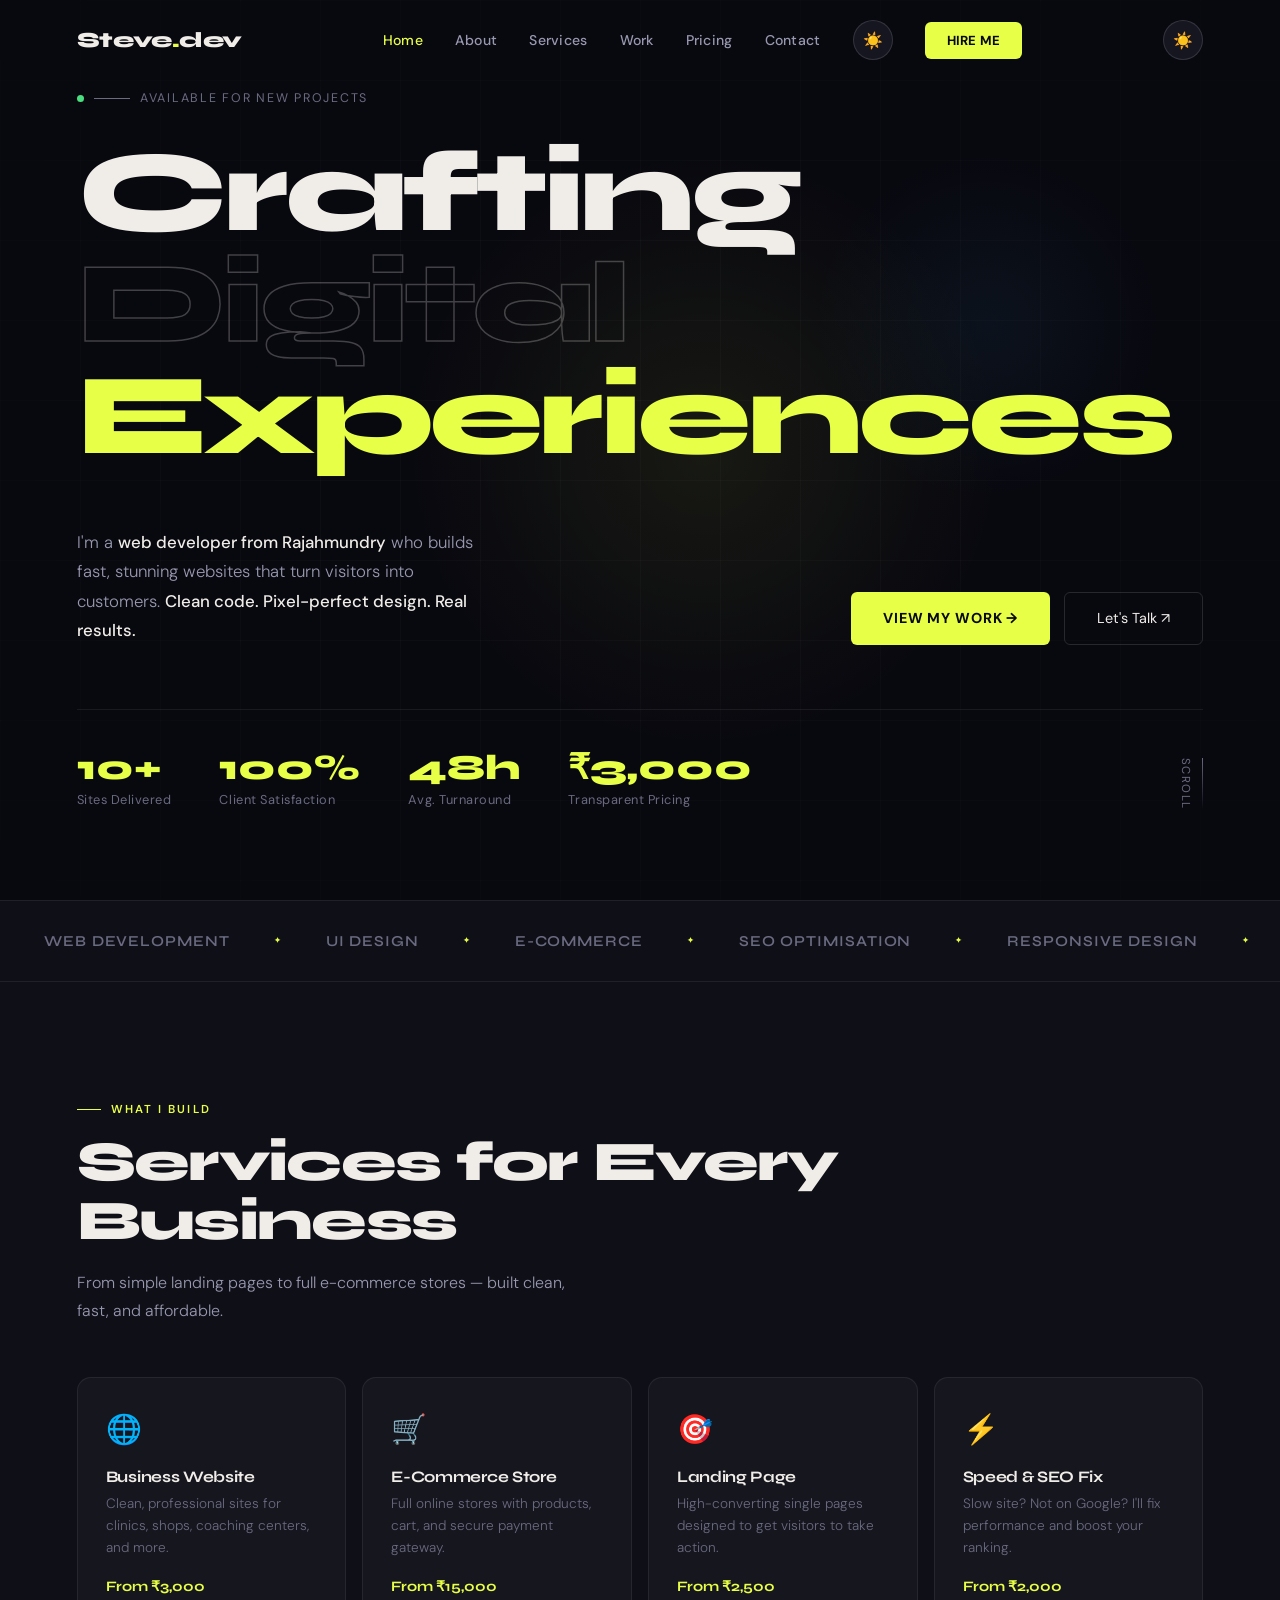
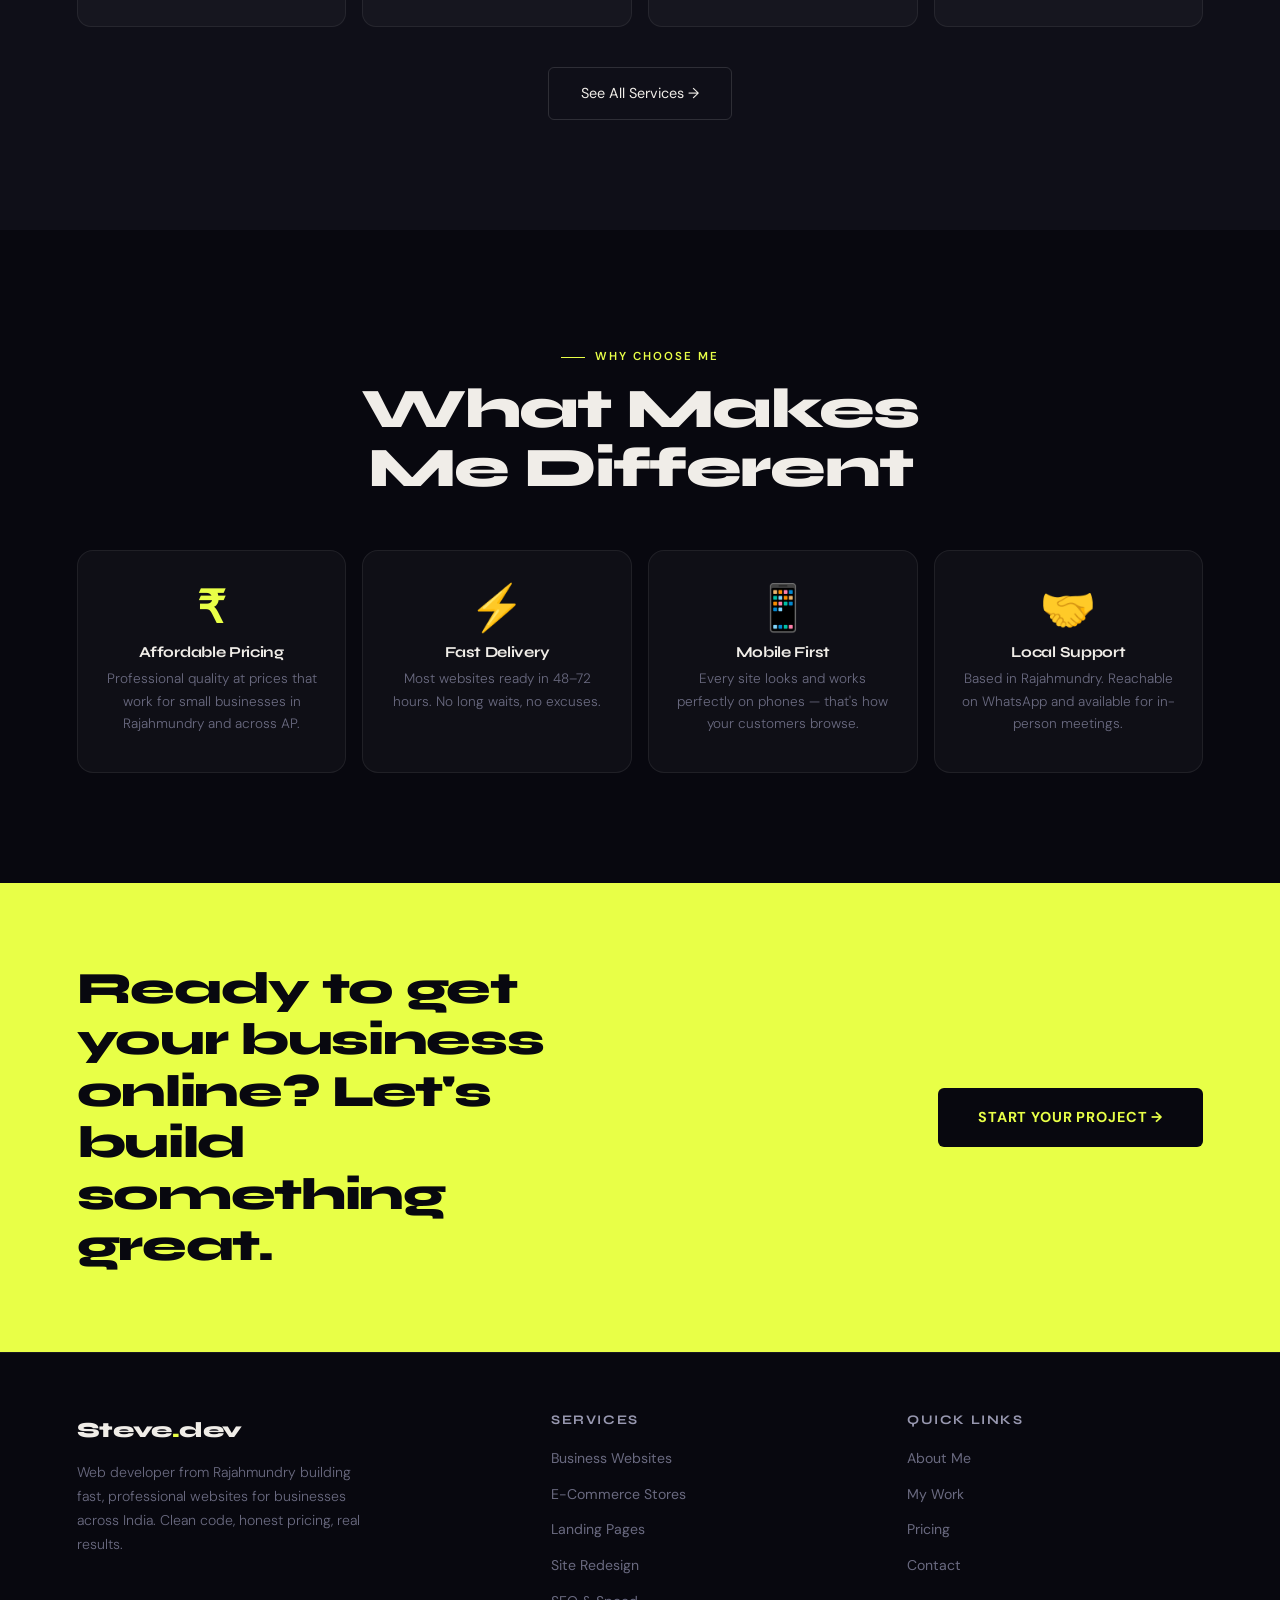
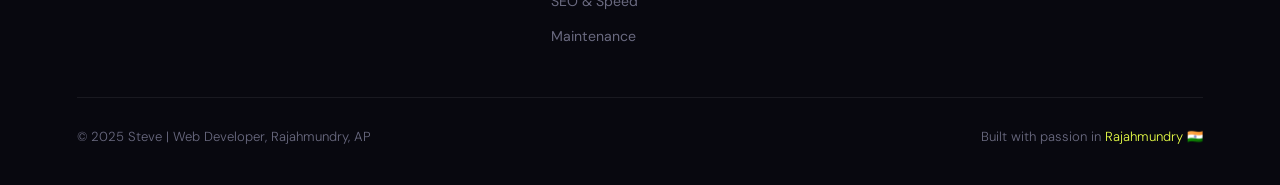
<file: index.html>
<!DOCTYPE html>
<html lang="en">
<!--
  ============================================================
  PAGE: Home (index.html)
  DESCRIPTION: Hero landing page with intro, stats, and
               quick links to all other sections.
  STYLES: css/style.css
  SCRIPTS: js/main.js
  ============================================================
-->
<head>
  <meta charset="UTF-8" />
  <meta name="viewport" content="width=device-width, initial-scale=1.0" />
  <title>Steve.dev — Web Developer, Rajahmundry</title>
  <meta name="description" content="Professional web developer based in Rajahmundry, AP. I build fast, modern websites for businesses across India." />

  <!-- Global styles -->
  <link rel="stylesheet" href="css/style.css" />

  <!-- Page-specific styles -->
  <style>
    /* ── HERO SECTION ── */
    .hero {
      min-height: 100vh;
      display: flex;
      flex-direction: column;
      justify-content: flex-end;
      padding: 0 6% 90px;
      position: relative;
      overflow: hidden;
    }

    /* Grid lines in background */
    .hero-grid {
      position: absolute;
      inset: 0;
      background-image:
        linear-gradient(rgba(255,255,255,0.025) 1px, transparent 1px),
        linear-gradient(90deg, rgba(255,255,255,0.025) 1px, transparent 1px);
      background-size: 80px 80px;
      mask-image: radial-gradient(ellipse 80% 80% at 50% 50%, black 30%, transparent 100%);
      pointer-events: none;
    }
    html.light .hero-grid {
      background-image:
        linear-gradient(rgba(0,0,0,0.04) 1px, transparent 1px),
        linear-gradient(90deg, rgba(0,0,0,0.04) 1px, transparent 1px);
    }

    /* Glow orbs for atmosphere */
    .orb {
      position: absolute;
      border-radius: 50%;
      pointer-events: none;
    }
    .orb-1 {
      width: 650px; height: 650px;
      background: radial-gradient(circle, rgba(232,255,71,0.07) 0%, transparent 65%);
      top: 50%; left: 55%;
      transform: translate(-50%, -50%);
    }
    .orb-2 {
      width: 380px; height: 380px;
      background: radial-gradient(circle, rgba(71,184,255,0.06) 0%, transparent 65%);
      top: 15%; right: 8%;
    }

    /* Blinking availability dot */
    .availability-badge {
      display: inline-flex;
      align-items: center;
      gap: 10px;
      font-size: 0.78rem;
      text-transform: uppercase;
      letter-spacing: 0.14em;
      color: var(--muted);
      margin-bottom: 28px;
      animation: fadeUp 0.9s ease both;
    }
    .badge-dot {
      width: 7px; height: 7px;
      background: #4ade80; /* green = available */
      border-radius: 50%;
      animation: pulse 2s infinite;
    }
    @keyframes pulse {
      0%, 100% { opacity: 1; transform: scale(1); }
      50%       { opacity: 0.4; transform: scale(1.4); }
    }
    .badge-line {
      width: 36px; height: 1px;
      background: var(--muted);
    }

    /* Main headline */
    .hero-title {
      font-family: 'Syne', sans-serif;
      font-size: clamp(3.5rem, 9vw, 8rem);
      font-weight: 800;
      line-height: 0.97;
      letter-spacing: -0.04em;
      margin-bottom: 0;
      position: relative;
      z-index: 2;
      animation: fadeUp 0.9s 0.08s ease both;
    }
    /* Outlined text (no fill, just stroke) */
    .hero-title .outline {
      -webkit-text-stroke: 1.5px rgba(240,237,232,0.25);
      color: transparent;
    }
    html.light .hero-title .outline {
      -webkit-text-stroke: 1.5px rgba(17,17,24,0.25);
    }
    /* Accent colored word */
    .hero-title .accent-word {
      color: var(--accent);
    }

    /* Bottom half of hero (desc + buttons) */
    .hero-bottom {
      display: flex;
      justify-content: space-between;
      align-items: flex-end;
      margin-top: 56px;
      flex-wrap: wrap;
      gap: 32px;
      position: relative;
      z-index: 2;
      animation: fadeUp 0.9s 0.18s ease both;
    }
    .hero-desc {
      max-width: 420px;
      font-size: 1.05rem;
      line-height: 1.75;
      color: var(--muted2);
      font-weight: 300;
    }
    .hero-desc strong {
      color: var(--text);
      font-weight: 500;
    }

    /* CTA button group */
    .hero-ctas {
      display: flex;
      gap: 14px;
      flex-wrap: wrap;
    }

    /* Stats row below hero */
    .hero-stats {
      display: flex;
      gap: 48px;
      margin-top: 64px;
      padding-top: 40px;
      border-top: 1px solid var(--border);
      position: relative;
      z-index: 2;
      flex-wrap: wrap;
      animation: fadeUp 0.9s 0.3s ease both;
    }
    .stat-num {
      font-family: 'Syne', sans-serif;
      font-size: 2.2rem;
      font-weight: 800;
      color: var(--accent);
      line-height: 1;
    }
    .stat-label {
      font-size: 0.8rem;
      color: var(--muted);
      margin-top: 4px;
      letter-spacing: 0.04em;
    }

    /* Scroll indicator */
    .scroll-hint {
      position: absolute;
      bottom: 90px;
      right: 6%;
      display: flex;
      flex-direction: column;
      align-items: center;
      gap: 8px;
      color: var(--muted);
      font-size: 0.72rem;
      text-transform: uppercase;
      letter-spacing: 0.12em;
      writing-mode: vertical-rl;
      animation: fadeUp 0.9s 0.4s ease both;
    }
    .scroll-line {
      width: 1px; height: 52px;
      background: linear-gradient(to bottom, var(--muted), transparent);
    }

    @keyframes fadeUp {
      from { opacity: 0; transform: translateY(36px); }
      to   { opacity: 1; transform: translateY(0); }
    }

    /* ── SCROLLING MARQUEE STRIP ── */
    .marquee-strip {
      padding: 28px 0;
      border-top: 1px solid var(--border);
      border-bottom: 1px solid var(--border);
      background: var(--bg2);
      overflow: hidden;
    }
    .marquee-track {
      display: flex;
      white-space: nowrap;
      animation: marquee 22s linear infinite;
    }
    .marquee-item {
      display: inline-flex;
      align-items: center;
      gap: 44px;
      padding: 0 44px;
      font-family: 'Syne', sans-serif;
      font-size: 0.95rem;
      font-weight: 600;
      color: var(--muted);
      letter-spacing: 0.06em;
      text-transform: uppercase;
    }
    .marquee-dot {
      color: var(--accent);
      font-size: 0.5rem;
    }
    @keyframes marquee {
      from { transform: translateX(0); }
      to   { transform: translateX(-50%); }
    }

    /* ── QUICK SERVICES PREVIEW ── */
    .services-preview {
      display: grid;
      grid-template-columns: repeat(auto-fit, minmax(240px, 1fr));
      gap: 16px;
      margin-top: 52px;
    }
    .svc-preview-card {
      background: var(--card-bg);
      border: 1px solid var(--border);
      border-radius: 14px;
      padding: 28px;
      transition: border-color 0.3s ease, transform 0.3s ease, background 0.3s ease;
      position: relative;
      overflow: hidden;
    }
    /* Top color line appears on hover */
    .svc-preview-card::before {
      content: '';
      position: absolute;
      top: 0; left: 0; right: 0;
      height: 2px;
      background: var(--accent);
      transform: scaleX(0);
      transform-origin: left;
      transition: transform 0.4s ease;
    }
    .svc-preview-card:hover::before { transform: scaleX(1); }
    .svc-preview-card:hover {
      border-color: rgba(232,255,71,0.2);
      transform: translateY(-5px);
      background: var(--bg3);
    }
    .svc-icon {
      font-size: 1.8rem;
      margin-bottom: 16px;
    }
    .svc-preview-card h3 {
      font-size: 1rem;
      font-weight: 700;
      margin-bottom: 8px;
      color: var(--text);
    }
    .svc-preview-card p {
      font-size: 0.85rem;
      line-height: 1.6;
      color: var(--muted);
    }
    .svc-price {
      margin-top: 16px;
      font-family: 'Syne', sans-serif;
      font-size: 0.9rem;
      font-weight: 700;
      color: var(--accent);
    }

    /* ── WHY ME CARDS ── */
    .why-grid {
      display: grid;
      grid-template-columns: repeat(auto-fit, minmax(200px, 1fr));
      gap: 16px;
      margin-top: 52px;
    }
    .why-card {
      text-align: center;
      padding: 36px 20px;
      background: var(--card-bg);
      border: 1px solid var(--border);
      border-radius: 16px;
      transition: transform 0.3s ease;
    }
    .why-card:hover {
      transform: translateY(-4px);
    }
    .why-card .big-num {
      font-family: 'Syne', sans-serif;
      font-size: 2.8rem;
      font-weight: 800;
      color: var(--accent);
      line-height: 1;
    }
    .why-card h4 {
      font-size: 0.95rem;
      font-weight: 700;
      margin: 12px 0 8px;
      color: var(--text);
    }
    .why-card p {
      font-size: 0.85rem;
      line-height: 1.65;
      color: var(--muted);
    }

    /* ── RESPONSIVE ── */
    @media (max-width: 768px) {
      .hero-bottom { flex-direction: column; align-items: flex-start; }
      .hero-stats  { gap: 28px; }
      .scroll-hint { display: none; }
    }
  </style>
</head>
<body>

  <!-- ============================================================
       NAVIGATION BAR
       Shared across all pages. Active link = "Home"
       ============================================================ -->
  <nav class="navbar" id="navbar">
    <!-- Logo -->
    <a href="index.html" class="nav-logo">Steve<span>.</span>dev</a>

    <!-- Desktop navigation links -->
    <ul class="nav-links">
      <li><a href="index.html" class="active">Home</a></li>
      <li><a href="about.html">About</a></li>
      <li><a href="services.html">Services</a></li>
      <li><a href="portfolio.html">Work</a></li>
      <li><a href="pricing.html">Pricing</a></li>
      <li><a href="contact.html">Contact</a></li>
      <!-- Dark/Light toggle -->
      <li><button class="theme-toggle" id="themeToggle" title="Toggle theme">☀️</button></li>
      <!-- Hire Me CTA -->
      <li><a href="contact.html" class="nav-hire">Hire Me</a></li>
    </ul>

    <!-- Mobile hamburger icon -->
    <div style="display:flex;align-items:center;gap:12px;">
      <button class="theme-toggle" id="themeToggleMobile" title="Toggle theme" style="display:none;">☀️</button>
      <div class="hamburger" id="hamburger">
        <span></span><span></span><span></span>
      </div>
    </div>
  </nav>

  <!-- Mobile full-screen navigation drawer -->
  <div class="mobile-nav" id="mobileNav">
    <button class="mobile-close" id="mobileClose">✕</button>
    <a href="index.html">Home</a>
    <a href="about.html">About</a>
    <a href="services.html">Services</a>
    <a href="portfolio.html">Work</a>
    <a href="pricing.html">Pricing</a>
    <a href="contact.html">Contact</a>
    <a href="contact.html" style="color:var(--accent)">Hire Me →</a>
  </div>


  <!-- ============================================================
       HERO SECTION
       Full-height intro with headline, description, and CTAs
       ============================================================ -->
  <section class="hero" id="home">

    <!-- Background decorations -->
    <div class="hero-grid"></div>
    <div class="orb orb-1"></div>
    <div class="orb orb-2"></div>

    <!-- Availability indicator -->
    <div class="availability-badge">
      <div class="badge-dot"></div>
      <div class="badge-line"></div>
      <span>Available for new projects</span>
    </div>

    <!-- Main headline — 3 lines with different treatments -->
    <h1 class="hero-title">
      Crafting<br>
      <span class="outline">Digital</span><br>
      <span class="accent-word">Experiences</span>
    </h1>

    <!-- Description + CTA buttons -->
    <div class="hero-bottom">
      <p class="hero-desc">
        I'm a <strong>web developer from Rajahmundry</strong> who builds
        fast, stunning websites that turn visitors into customers.
        <strong>Clean code. Pixel-perfect design. Real results.</strong>
      </p>
      <div class="hero-ctas">
        <a href="portfolio.html" class="btn-primary">View My Work →</a>
        <a href="contact.html"   class="btn-ghost">Let's Talk ↗</a>
      </div>
    </div>

    <!-- Stats row at bottom of hero -->
    <div class="hero-stats">
      <div>
        <div class="stat-num" id="statSites">0+</div>
        <div class="stat-label">Sites Delivered</div>
      </div>
      <div>
        <div class="stat-num">100%</div>
        <div class="stat-label">Client Satisfaction</div>
      </div>
      <div>
        <div class="stat-num">48h</div>
        <div class="stat-label">Avg. Turnaround</div>
      </div>
      <div>
        <div class="stat-num">₹3,000</div>
        <div class="stat-label">Transparent Pricing</div>
      </div>
    </div>

    <!-- Scroll hint on the right -->
    <div class="scroll-hint">
      <div class="scroll-line"></div>
      Scroll
    </div>
  </section>


  <!-- ============================================================
       MARQUEE STRIP
       Scrolling text banner showing keywords / services
       ============================================================ -->
  <div class="marquee-strip">
    <div class="marquee-track">
      <!-- Duplicate the content so it loops seamlessly -->
      <div class="marquee-item">
        Web Development <span class="marquee-dot">✦</span>
        UI Design <span class="marquee-dot">✦</span>
        E-Commerce <span class="marquee-dot">✦</span>
        SEO Optimisation <span class="marquee-dot">✦</span>
        Responsive Design <span class="marquee-dot">✦</span>
        Performance Tuning <span class="marquee-dot">✦</span>
        Custom Websites <span class="marquee-dot">✦</span>
        Landing Pages <span class="marquee-dot">✦</span>
        Business Sites <span class="marquee-dot">✦</span>
        Web Development <span class="marquee-dot">✦</span>
        UI Design <span class="marquee-dot">✦</span>
        E-Commerce <span class="marquee-dot">✦</span>
        SEO Optimisation <span class="marquee-dot">✦</span>
        Responsive Design <span class="marquee-dot">✦</span>
        Performance Tuning <span class="marquee-dot">✦</span>
        Custom Websites <span class="marquee-dot">✦</span>
        Landing Pages <span class="marquee-dot">✦</span>
        Business Sites <span class="marquee-dot">✦</span>
      </div>
    </div>
  </div>


  <!-- ============================================================
       SERVICES PREVIEW SECTION
       Quick overview of main services with pricing
       ============================================================ -->
  <section class="section section-alt">
    <div class="reveal">
      <div class="section-tag">What I Build</div>
      <h2 class="section-title">Services for Every Business</h2>
      <p class="section-sub">From simple landing pages to full e-commerce stores — built clean, fast, and affordable.</p>
    </div>

    <div class="services-preview reveal delay-2">
      <div class="svc-preview-card">
        <div class="svc-icon">🌐</div>
        <h3>Business Website</h3>
        <p>Clean, professional sites for clinics, shops, coaching centers, and more.</p>
        <div class="svc-price">From ₹3,000</div>
      </div>
      <div class="svc-preview-card">
        <div class="svc-icon">🛒</div>
        <h3>E-Commerce Store</h3>
        <p>Full online stores with products, cart, and secure payment gateway.</p>
        <div class="svc-price">From ₹15,000</div>
      </div>
      <div class="svc-preview-card">
        <div class="svc-icon">🎯</div>
        <h3>Landing Page</h3>
        <p>High-converting single pages designed to get visitors to take action.</p>
        <div class="svc-price">From ₹2,500</div>
      </div>
      <div class="svc-preview-card">
        <div class="svc-icon">⚡</div>
        <h3>Speed & SEO Fix</h3>
        <p>Slow site? Not on Google? I'll fix performance and boost your ranking.</p>
        <div class="svc-price">From ₹2,000</div>
      </div>
    </div>

    <!-- Link to full services page -->
    <div style="text-align:center; margin-top:40px;">
      <a href="services.html" class="btn-ghost">See All Services →</a>
    </div>
  </section>


  <!-- ============================================================
       WHY HIRE ME SECTION
       4 key selling points in card format
       ============================================================ -->
  <section class="section">
    <div class="reveal" style="text-align:center; max-width:580px; margin:0 auto;">
      <div class="section-tag">Why Choose Me</div>
      <h2 class="section-title">What Makes Me Different</h2>
    </div>

    <div class="why-grid reveal delay-2">
      <div class="why-card">
        <div class="big-num">₹</div>
        <h4>Affordable Pricing</h4>
        <p>Professional quality at prices that work for small businesses in Rajahmundry and across AP.</p>
      </div>
      <div class="why-card">
        <div class="big-num">⚡</div>
        <h4>Fast Delivery</h4>
        <p>Most websites ready in 48–72 hours. No long waits, no excuses.</p>
      </div>
      <div class="why-card">
        <div class="big-num">📱</div>
        <h4>Mobile First</h4>
        <p>Every site looks and works perfectly on phones — that's how your customers browse.</p>
      </div>
      <div class="why-card">
        <div class="big-num">🤝</div>
        <h4>Local Support</h4>
        <p>Based in Rajahmundry. Reachable on WhatsApp and available for in-person meetings.</p>
      </div>
    </div>
  </section>


  <!-- ============================================================
       CALL TO ACTION BAND
       Bold yellow strip encouraging visitors to get in touch
       ============================================================ -->
  <div class="reveal" style="background:var(--accent); padding:80px 6%; display:flex; justify-content:space-between; align-items:center; flex-wrap:wrap; gap:32px; position:relative; z-index:2;">
    <h2 style="font-family:'Syne',sans-serif; font-size:clamp(1.8rem,4vw,2.8rem); font-weight:800; color:#08080f; letter-spacing:-0.03em; line-height:1.15; max-width:520px;">
      Ready to get your business online? Let's build something great.
    </h2>
    <a href="contact.html" style="background:#08080f; color:var(--accent); padding:18px 40px; border-radius:6px; font-weight:700; font-size:0.9rem; text-decoration:none; text-transform:uppercase; letter-spacing:0.06em; transition:transform 0.2s, box-shadow 0.2s; white-space:nowrap; display:inline-block;"
       onmouseover="this.style.transform='translateY(-3px)'"
       onmouseout="this.style.transform=''">
      Start Your Project →
    </a>
  </div>


  <!-- ============================================================
       FOOTER
       Shared across all pages
       ============================================================ -->
  <footer class="footer">
    <div class="footer-grid">

      <!-- Brand column -->
      <div class="footer-brand">
        <a href="index.html" class="nav-logo">Steve<span>.</span>dev</a>
        <p>Web developer from Rajahmundry building fast, professional websites for businesses across India. Clean code, honest pricing, real results.</p>
      </div>

      <!-- Services column -->
      <div class="footer-col">
        <h5>Services</h5>
        <ul>
          <li><a href="services.html">Business Websites</a></li>
          <li><a href="services.html">E-Commerce Stores</a></li>
          <li><a href="services.html">Landing Pages</a></li>
          <li><a href="services.html">Site Redesign</a></li>
          <li><a href="services.html">SEO & Speed</a></li>
          <li><a href="services.html">Maintenance</a></li>
        </ul>
      </div>

      <!-- Quick links column -->
      <div class="footer-col">
        <h5>Quick Links</h5>
        <ul>
          <li><a href="about.html">About Me</a></li>
          <li><a href="portfolio.html">My Work</a></li>
          <li><a href="pricing.html">Pricing</a></li>
          <li><a href="contact.html">Contact</a></li>
        </ul>
      </div>
    </div>

    <div class="footer-bottom">
      <p>© 2025 Steve | Web Developer, Rajahmundry, AP</p>
      <p>Built with passion in <a href="#">Rajahmundry 🇮🇳</a></p>
    </div>
  </footer>


  <!-- ============================================================
       TOAST NOTIFICATION
       Used for form feedback etc. Controlled by showToast() in main.js
       ============================================================ -->
  <div class="toast" id="toast">
    <div class="toast-dot"></div>
    <span id="toastText">Done!</span>
  </div>


  <!-- Global JS (theme, nav, scroll reveal, etc.) -->
  <script src="js/main.js"></script>

  <script>
    /* ── PAGE-SPECIFIC JS ── */

    // Sync mobile theme toggle with desktop one
    const mobileTog = document.getElementById('themeToggleMobile');
    if (mobileTog) {
      mobileTog.style.display = 'flex';
      mobileTog.textContent = document.documentElement.classList.contains('light') ? '🌙' : '☀️';
      mobileTog.addEventListener('click', () => {
        document.getElementById('themeToggle').click();
        mobileTog.textContent = document.documentElement.classList.contains('light') ? '🌙' : '☀️';
      });
    }

    // Animate the "10+" counter when it scrolls into view
    const statEl = document.getElementById('statSites');
    const counterObserver = new IntersectionObserver((entries) => {
      entries.forEach(entry => {
        if (entry.isIntersecting) {
          animateCounter(statEl, 10, '+');
          counterObserver.unobserve(entry.target);
        }
      });
    }, { threshold: 0.5 });
    counterObserver.observe(statEl);
  </script>

</body>
</html>
</file>
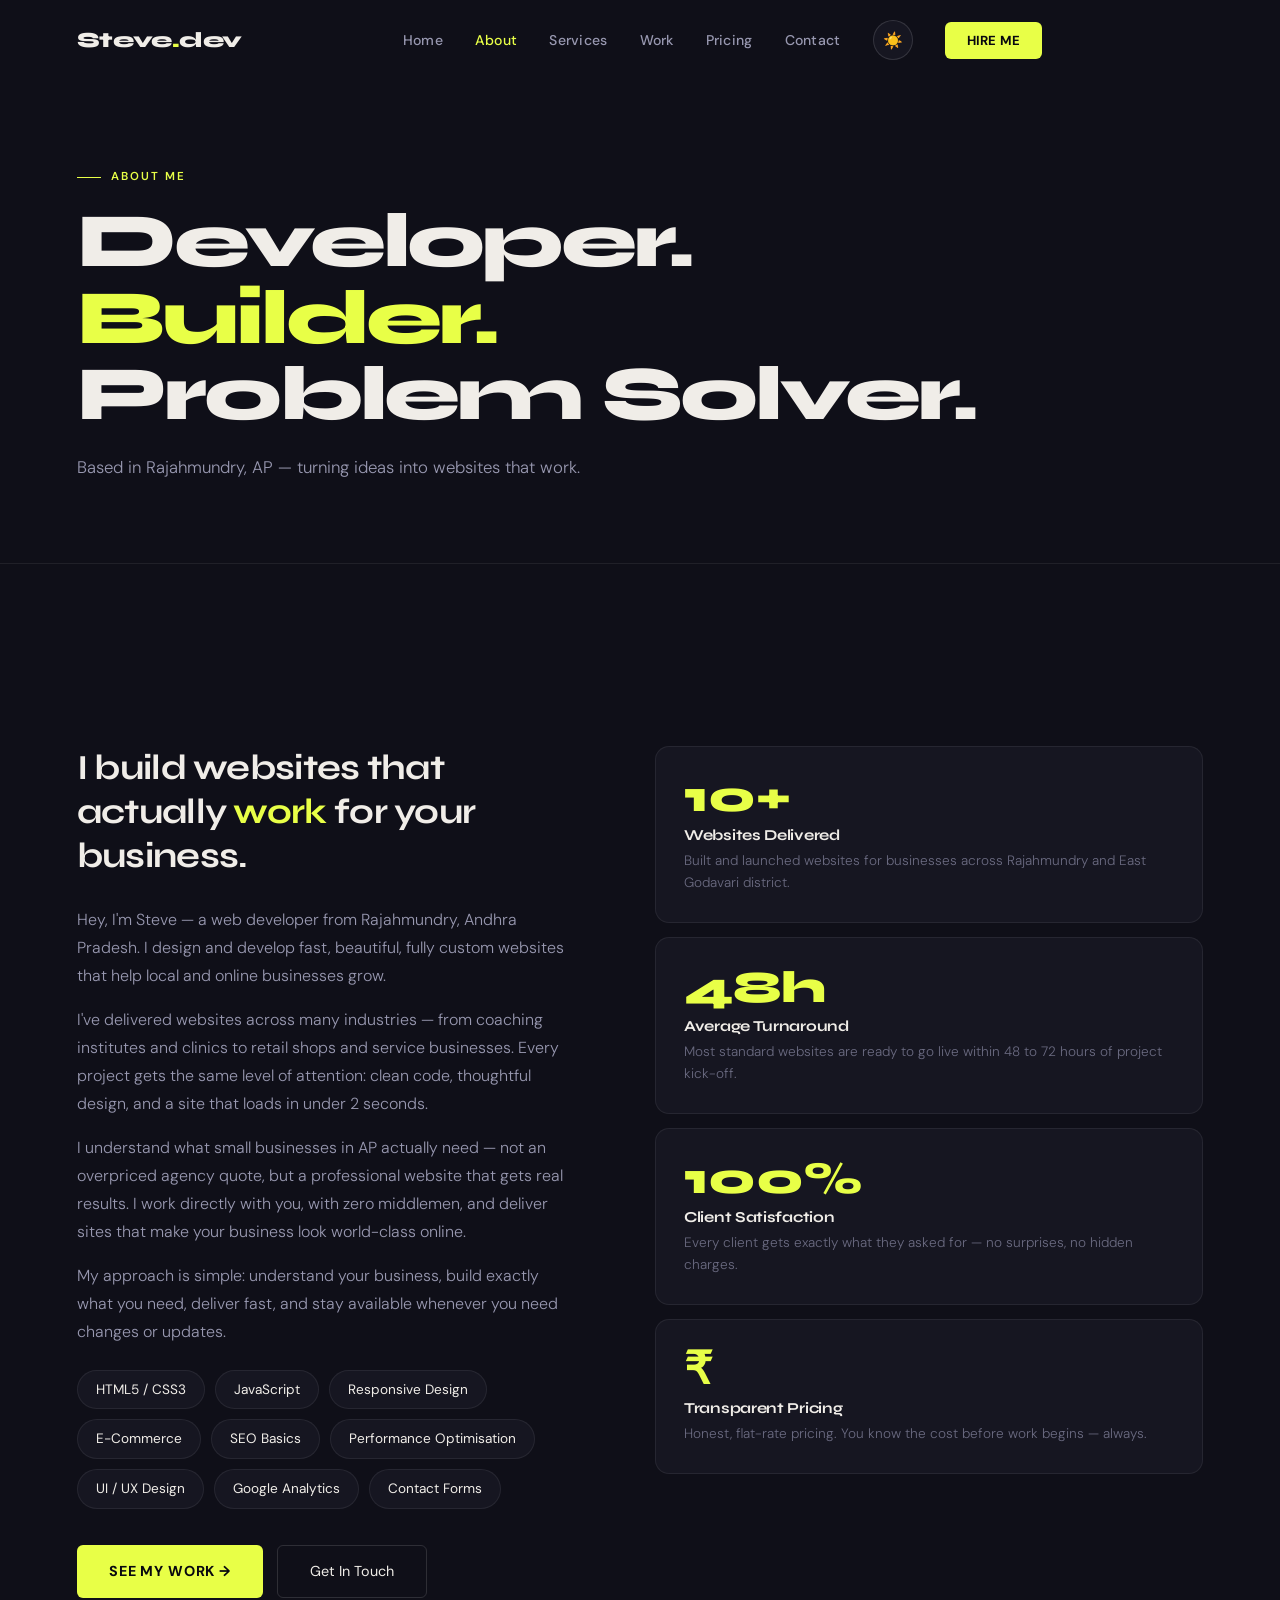
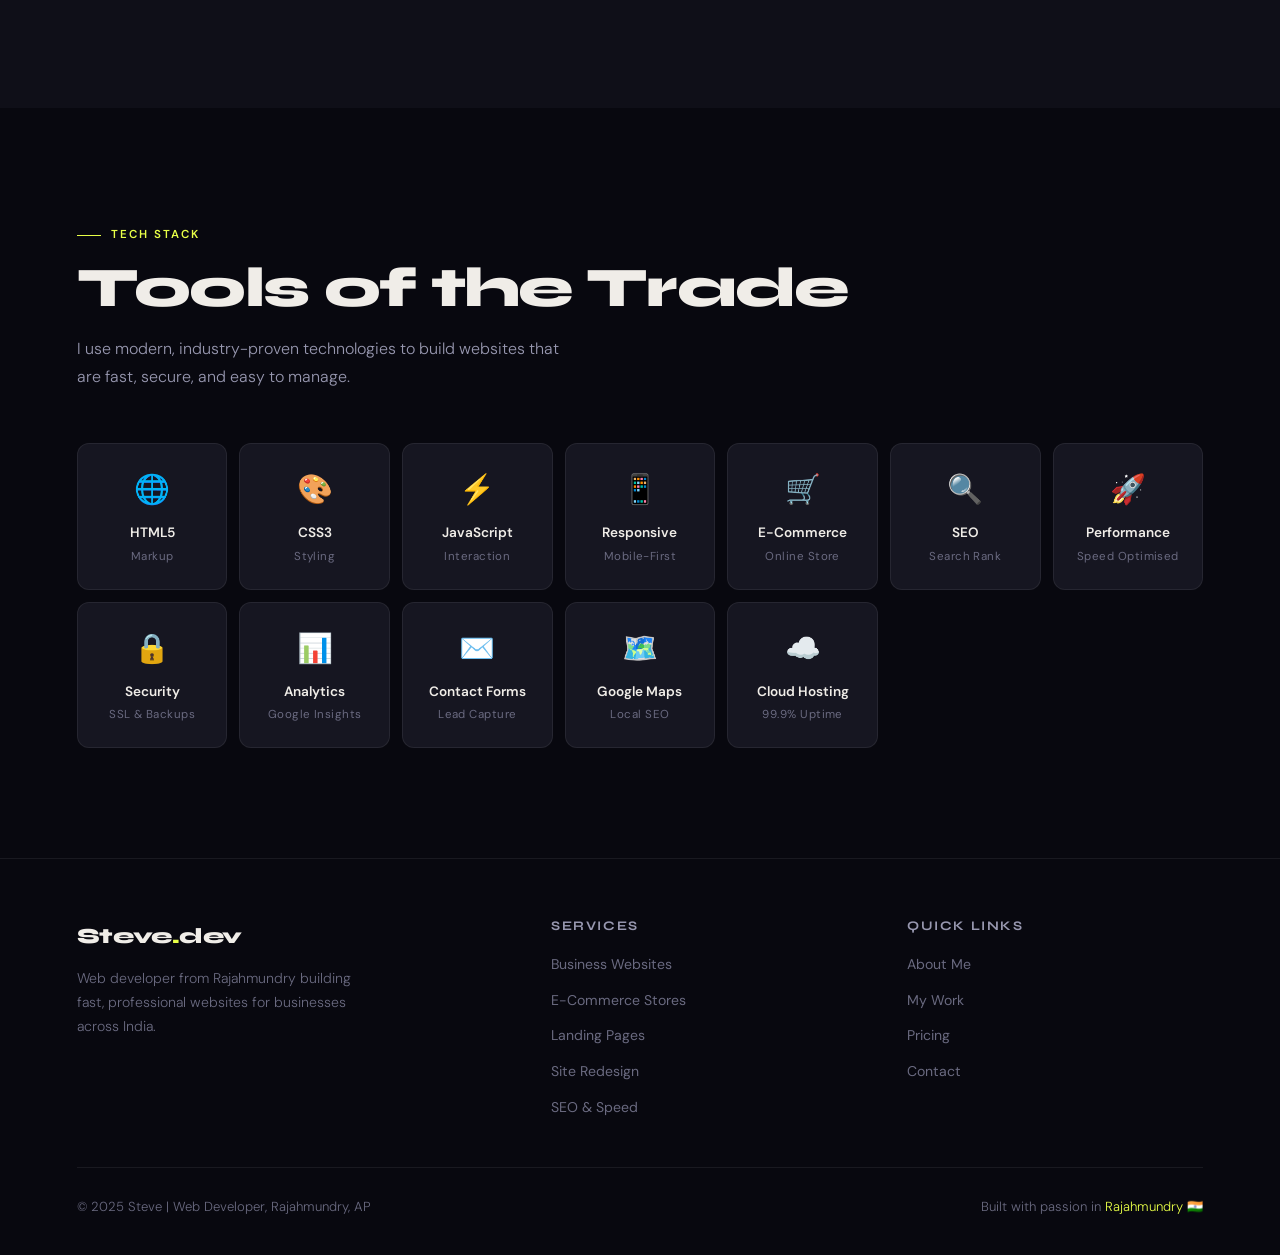
<file: about.html>
<!DOCTYPE html>
<html lang="en">
<!--
  ============================================================
  PAGE: About (about.html)
  DESCRIPTION: Personal bio, skills, tech stack, and background.
  STYLES: css/style.css
  SCRIPTS: js/main.js
  ============================================================
-->
<head>
  <meta charset="UTF-8" />
  <meta name="viewport" content="width=device-width, initial-scale=1.0" />
  <title>About — Steve.dev</title>
  <link rel="stylesheet" href="css/style.css" />
  <style>
    /* ── ABOUT LAYOUT ── */
    .about-layout {
      display: grid;
      grid-template-columns: 1fr 1.1fr;
      gap: 80px;
      align-items: start;
      margin-top: 72px;
    }

    /* Left column: bio text */
    .about-left .big-quote {
      font-family: 'Syne', sans-serif;
      font-size: clamp(1.5rem, 3vw, 2.2rem);
      font-weight: 700;
      line-height: 1.25;
      letter-spacing: -0.02em;
      margin-bottom: 28px;
      color: var(--text);
    }
    .about-left .big-quote em {
      color: var(--accent);
      font-style: normal;
    }
    .about-left p {
      margin-bottom: 16px;
    }

    /* Right column: stat cards (sticky so they stay visible while scrolling) */
    .about-right {
      position: sticky;
      top: 110px;
      display: flex;
      flex-direction: column;
      gap: 14px;
    }
    .stat-card {
      background: var(--bg3);
      border: 1px solid var(--border);
      border-radius: 14px;
      padding: 28px;
      transition: border-color 0.3s;
    }
    .stat-card:hover {
      border-color: var(--border2);
    }
    .stat-card .num {
      font-family: 'Syne', sans-serif;
      font-size: 2.8rem;
      font-weight: 800;
      color: var(--accent);
      line-height: 1;
      margin-bottom: 8px;
    }
    .stat-card h4 {
      font-size: 0.95rem;
      font-weight: 700;
      margin-bottom: 6px;
      color: var(--text);
    }
    .stat-card p {
      font-size: 0.85rem;
      color: var(--muted);
      line-height: 1.6;
    }

    /* ── TECH STACK GRID ── */
    .stack-grid {
      display: grid;
      grid-template-columns: repeat(auto-fill, minmax(150px, 1fr));
      gap: 12px;
      margin-top: 52px;
    }
    .stack-card {
      background: var(--bg3);
      border: 1px solid var(--border);
      border-radius: 12px;
      padding: 22px 18px;
      text-align: center;
      transition: border-color 0.3s, transform 0.3s, background 0.3s;
    }
    .stack-card:hover {
      border-color: rgba(232,255,71,0.3);
      transform: translateY(-4px);
      background: var(--bg4);
    }
    .stack-card .s-icon { font-size: 1.8rem; margin-bottom: 10px; }
    .stack-card .s-name { font-size: 0.85rem; font-weight: 600; color: var(--text); margin-bottom: 4px; }
    .stack-card .s-type { font-size: 0.72rem; color: var(--muted); letter-spacing: 0.04em; }

    /* ── SKILLS PILLS ── */
    .skills-pills {
      display: flex;
      flex-wrap: wrap;
      gap: 10px;
      margin-top: 24px;
    }
    .skill-pill {
      background: var(--bg3);
      border: 1px solid var(--border);
      color: var(--text);
      padding: 8px 18px;
      border-radius: 100px;
      font-size: 0.85rem;
      transition: border-color 0.2s, color 0.2s;
    }
    .skill-pill:hover {
      border-color: var(--accent);
      color: var(--accent);
    }

    @media (max-width: 900px) {
      .about-layout { grid-template-columns: 1fr; gap: 48px; }
      .about-right  { position: static; }
    }
  </style>
</head>
<body>

  <!-- ── NAVBAR ── -->
  <nav class="navbar" id="navbar">
    <a href="index.html" class="nav-logo">Steve<span>.</span>dev</a>
    <ul class="nav-links">
      <li><a href="index.html">Home</a></li>
      <li><a href="about.html" class="active">About</a></li>
      <li><a href="services.html">Services</a></li>
      <li><a href="portfolio.html">Work</a></li>
      <li><a href="pricing.html">Pricing</a></li>
      <li><a href="contact.html">Contact</a></li>
      <li><button class="theme-toggle" id="themeToggle">☀️</button></li>
      <li><a href="contact.html" class="nav-hire">Hire Me</a></li>
    </ul>
    <div style="display:flex;align-items:center;gap:12px;">
      <div class="hamburger" id="hamburger"><span></span><span></span><span></span></div>
    </div>
  </nav>

  <div class="mobile-nav" id="mobileNav">
    <button class="mobile-close" id="mobileClose">✕</button>
    <a href="index.html">Home</a>
    <a href="about.html">About</a>
    <a href="services.html">Services</a>
    <a href="portfolio.html">Work</a>
    <a href="pricing.html">Pricing</a>
    <a href="contact.html">Contact</a>
    <a href="contact.html" style="color:var(--accent)">Hire Me →</a>
  </div>


  <!-- ── PAGE HERO ── -->
  <div class="page-hero">
    <div class="section-tag">About Me</div>
    <h1>Developer.<br><span style="color:var(--accent)">Builder.</span><br>Problem Solver.</h1>
    <p>Based in Rajahmundry, AP — turning ideas into websites that work.</p>
  </div>


  <!-- ── ABOUT BIO SECTION ── -->
  <section class="section section-alt">
    <div class="about-layout">

      <!-- Left: Bio text -->
      <div class="about-left reveal">
        <div class="big-quote">
          I build websites that actually <em>work</em> for your business.
        </div>

        <p>
          Hey, I'm Steve — a web developer from Rajahmundry, Andhra Pradesh.
          I design and develop fast, beautiful, fully custom websites that help
          local and online businesses grow.
        </p>
        <p>
          I've delivered websites across many industries — from coaching institutes
          and clinics to retail shops and service businesses. Every project gets the
          same level of attention: clean code, thoughtful design, and a site that
          loads in under 2 seconds.
        </p>
        <p>
          I understand what small businesses in AP actually need — not an overpriced
          agency quote, but a professional website that gets real results. I work
          directly with you, with zero middlemen, and deliver sites that make your
          business look world-class online.
        </p>
        <p>
          My approach is simple: understand your business, build exactly what you need,
          deliver fast, and stay available whenever you need changes or updates.
        </p>

        <!-- Skill pills -->
        <div class="skills-pills">
          <span class="skill-pill">HTML5 / CSS3</span>
          <span class="skill-pill">JavaScript</span>
          <span class="skill-pill">Responsive Design</span>
          <span class="skill-pill">E-Commerce</span>
          <span class="skill-pill">SEO Basics</span>
          <span class="skill-pill">Performance Optimisation</span>
          <span class="skill-pill">UI / UX Design</span>
          <span class="skill-pill">Google Analytics</span>
          <span class="skill-pill">Contact Forms</span>
        </div>

        <div style="margin-top:36px; display:flex; gap:14px; flex-wrap:wrap;">
          <a href="portfolio.html" class="btn-primary">See My Work →</a>
          <a href="contact.html"   class="btn-ghost">Get In Touch</a>
        </div>
      </div>

      <!-- Right: Stats cards (sticky) -->
      <div class="about-right reveal delay-2">
        <div class="stat-card">
          <div class="num">10+</div>
          <h4>Websites Delivered</h4>
          <p>Built and launched websites for businesses across Rajahmundry and East Godavari district.</p>
        </div>
        <div class="stat-card">
          <div class="num">48h</div>
          <h4>Average Turnaround</h4>
          <p>Most standard websites are ready to go live within 48 to 72 hours of project kick-off.</p>
        </div>
        <div class="stat-card">
          <div class="num">100%</div>
          <h4>Client Satisfaction</h4>
          <p>Every client gets exactly what they asked for — no surprises, no hidden charges.</p>
        </div>
        <div class="stat-card">
          <div class="num">₹</div>
          <h4>Transparent Pricing</h4>
          <p>Honest, flat-rate pricing. You know the cost before work begins — always.</p>
        </div>
      </div>
    </div>
  </section>


  <!-- ── TECH STACK SECTION ── -->
  <section class="section">
    <div class="reveal">
      <div class="section-tag">Tech Stack</div>
      <h2 class="section-title">Tools of the Trade</h2>
      <p class="section-sub">I use modern, industry-proven technologies to build websites that are fast, secure, and easy to manage.</p>
    </div>

    <div class="stack-grid reveal delay-2">
      <div class="stack-card"><div class="s-icon">🌐</div><div class="s-name">HTML5</div><div class="s-type">Markup</div></div>
      <div class="stack-card"><div class="s-icon">🎨</div><div class="s-name">CSS3</div><div class="s-type">Styling</div></div>
      <div class="stack-card"><div class="s-icon">⚡</div><div class="s-name">JavaScript</div><div class="s-type">Interaction</div></div>
      <div class="stack-card"><div class="s-icon">📱</div><div class="s-name">Responsive</div><div class="s-type">Mobile-First</div></div>
      <div class="stack-card"><div class="s-icon">🛒</div><div class="s-name">E-Commerce</div><div class="s-type">Online Store</div></div>
      <div class="stack-card"><div class="s-icon">🔍</div><div class="s-name">SEO</div><div class="s-type">Search Rank</div></div>
      <div class="stack-card"><div class="s-icon">🚀</div><div class="s-name">Performance</div><div class="s-type">Speed Optimised</div></div>
      <div class="stack-card"><div class="s-icon">🔒</div><div class="s-name">Security</div><div class="s-type">SSL & Backups</div></div>
      <div class="stack-card"><div class="s-icon">📊</div><div class="s-name">Analytics</div><div class="s-type">Google Insights</div></div>
      <div class="stack-card"><div class="s-icon">✉️</div><div class="s-name">Contact Forms</div><div class="s-type">Lead Capture</div></div>
      <div class="stack-card"><div class="s-icon">🗺️</div><div class="s-name">Google Maps</div><div class="s-type">Local SEO</div></div>
      <div class="stack-card"><div class="s-icon">☁️</div><div class="s-name">Cloud Hosting</div><div class="s-type">99.9% Uptime</div></div>
    </div>
  </section>


  <!-- ── FOOTER ── -->
  <footer class="footer">
    <div class="footer-grid">
      <div class="footer-brand">
        <a href="index.html" class="nav-logo">Steve<span>.</span>dev</a>
        <p>Web developer from Rajahmundry building fast, professional websites for businesses across India.</p>
      </div>
      <div class="footer-col">
        <h5>Services</h5>
        <ul>
          <li><a href="services.html">Business Websites</a></li>
          <li><a href="services.html">E-Commerce Stores</a></li>
          <li><a href="services.html">Landing Pages</a></li>
          <li><a href="services.html">Site Redesign</a></li>
          <li><a href="services.html">SEO & Speed</a></li>
        </ul>
      </div>
      <div class="footer-col">
        <h5>Quick Links</h5>
        <ul>
          <li><a href="about.html">About Me</a></li>
          <li><a href="portfolio.html">My Work</a></li>
          <li><a href="pricing.html">Pricing</a></li>
          <li><a href="contact.html">Contact</a></li>
        </ul>
      </div>
    </div>
    <div class="footer-bottom">
      <p>© 2025 Steve | Web Developer, Rajahmundry, AP</p>
      <p>Built with passion in <a href="#">Rajahmundry 🇮🇳</a></p>
    </div>
  </footer>

  <div class="toast" id="toast"><div class="toast-dot"></div><span id="toastText"></span></div>

  <script src="js/main.js"></script>
</body>
</html>
</file>
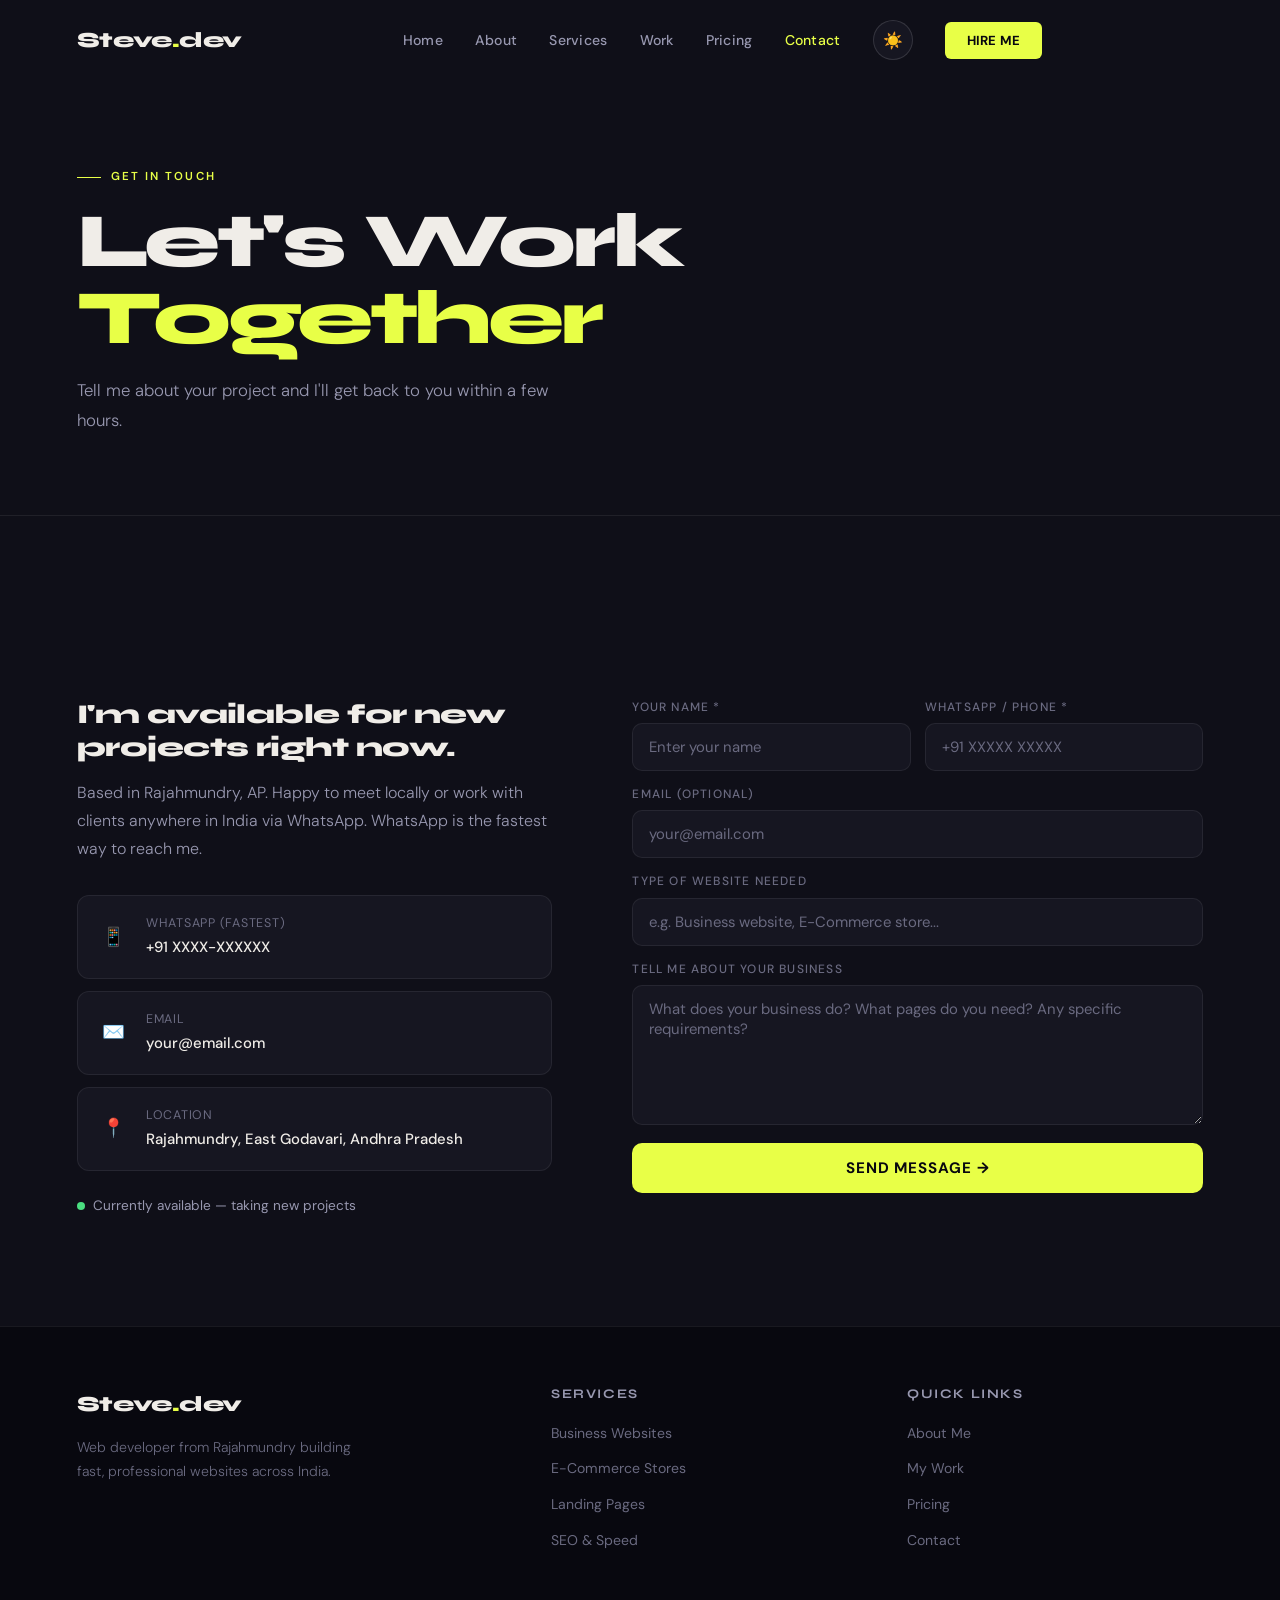
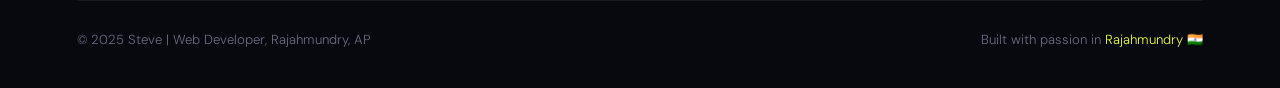
<file: contact.html>
<!DOCTYPE html>
<html lang="en">
<!--
  ============================================================
  PAGE: Contact (contact.html)
  DESCRIPTION: Contact form + WhatsApp/email/location details.
               Form validation is handled in js/main.js via
               handleContactForm(). Replace with EmailJS or a
               backend endpoint for real submissions.
  STYLES: css/style.css
  SCRIPTS: js/main.js
  ============================================================
-->
<head>
  <meta charset="UTF-8" />
  <meta name="viewport" content="width=device-width, initial-scale=1.0" />
  <title>Contact — Steve.dev</title>
  <link rel="stylesheet" href="css/style.css" />
  <style>
    /* ── CONTACT LAYOUT ── */
    .contact-layout {
      display: grid;
      grid-template-columns: 1fr 1.2fr;
      gap: 80px;
      margin-top: 72px;
      align-items: start;
    }

    /* Left side: contact info */
    .contact-info h3 {
      font-size: 1.7rem;
      font-weight: 800;
      line-height: 1.2;
      margin-bottom: 16px;
      color: var(--text);
    }
    .contact-info > p { margin-bottom: 32px; }

    /* Contact detail cards (WhatsApp, email, location) */
    .contact-items { display: flex; flex-direction: column; gap: 12px; }

    .contact-item {
      display: flex;
      align-items: center;
      gap: 16px;
      padding: 18px 20px;
      background: var(--bg3);
      border: 1px solid var(--border);
      border-radius: 12px;
      text-decoration: none;
      color: var(--text);
      font-size: 0.93rem;
      transition: border-color 0.2s ease, background 0.2s ease;
    }
    .contact-item:hover {
      border-color: rgba(232,255,71,0.3);
      background: rgba(232,255,71,0.03);
    }
    .contact-item .ci-icon { font-size: 1.15rem; width: 32px; text-align: center; }
    .contact-item .ci-label { color: var(--muted); font-size: 0.78rem; margin-bottom: 2px; text-transform: uppercase; letter-spacing: 0.06em; }
    .contact-item .ci-value { font-weight: 500; }

    /* Availability indicator */
    .availability-line {
      display: flex;
      align-items: center;
      gap: 8px;
      margin-top: 24px;
      color: var(--muted2);
      font-size: 0.85rem;
    }
    .avail-dot {
      width: 8px; height: 8px;
      background: #4ade80;
      border-radius: 50%;
      animation: pulse 2s infinite;
    }
    @keyframes pulse {
      0%, 100% { opacity: 1; transform: scale(1); }
      50%       { opacity: 0.4; transform: scale(1.5); }
    }

    /* Right side: contact form */
    .contact-form { display: flex; flex-direction: column; gap: 14px; }

    /* Two-column row for name + phone */
    .form-row { display: grid; grid-template-columns: 1fr 1fr; gap: 14px; }

    .cf-field { display: flex; flex-direction: column; gap: 6px; }
    .cf-label {
      font-size: 0.75rem;
      text-transform: uppercase;
      letter-spacing: 0.1em;
      color: var(--muted);
      font-weight: 500;
    }
    .cf-input {
      background: var(--bg3);
      border: 1px solid var(--border);
      border-radius: 10px;
      padding: 13px 16px;
      color: var(--text);
      font-family: 'DM Sans', sans-serif;
      font-size: 0.93rem;
      outline: none;
      transition: border-color 0.2s ease;
      width: 100%;
    }
    .cf-input:focus { border-color: rgba(232,255,71,0.4); }
    .cf-input::placeholder { color: var(--muted); }
    textarea.cf-input { resize: vertical; min-height: 140px; }

    /* Submit button */
    .cf-submit {
      background: var(--accent);
      color: #08080f;
      border: none;
      padding: 15px;
      border-radius: 10px;
      font-family: 'DM Sans', sans-serif;
      font-weight: 700;
      font-size: 0.95rem;
      cursor: pointer;
      text-transform: uppercase;
      letter-spacing: 0.06em;
      transition: transform 0.2s ease, box-shadow 0.2s ease;
      margin-top: 4px;
    }
    .cf-submit:hover {
      transform: translateY(-2px);
      box-shadow: 0 10px 28px rgba(232,255,71,0.3);
    }

    /* ── RESPONSIVE ── */
    @media (max-width: 900px) {
      .contact-layout { grid-template-columns: 1fr; gap: 48px; }
      .form-row       { grid-template-columns: 1fr; }
    }
  </style>
</head>
<body>

  <!-- ── NAVBAR ── -->
  <nav class="navbar" id="navbar">
    <a href="index.html" class="nav-logo">Steve<span>.</span>dev</a>
    <ul class="nav-links">
      <li><a href="index.html">Home</a></li>
      <li><a href="about.html">About</a></li>
      <li><a href="services.html">Services</a></li>
      <li><a href="portfolio.html">Work</a></li>
      <li><a href="pricing.html">Pricing</a></li>
      <li><a href="contact.html" class="active">Contact</a></li>
      <li><button class="theme-toggle" id="themeToggle">☀️</button></li>
      <li><a href="contact.html" class="nav-hire">Hire Me</a></li>
    </ul>
    <div style="display:flex;align-items:center;gap:12px;">
      <div class="hamburger" id="hamburger"><span></span><span></span><span></span></div>
    </div>
  </nav>
  <div class="mobile-nav" id="mobileNav">
    <button class="mobile-close" id="mobileClose">✕</button>
    <a href="index.html">Home</a><a href="about.html">About</a>
    <a href="services.html">Services</a><a href="portfolio.html">Work</a>
    <a href="pricing.html">Pricing</a><a href="contact.html">Contact</a>
    <a href="contact.html" style="color:var(--accent)">Hire Me →</a>
  </div>

  <!-- ── PAGE HERO ── -->
  <div class="page-hero">
    <div class="section-tag">Get In Touch</div>
    <h1>Let's Work <span style="color:var(--accent)">Together</span></h1>
    <p>Tell me about your project and I'll get back to you within a few hours.</p>
  </div>

  <!-- ── CONTACT SECTION ── -->
  <section class="section section-alt">
    <div class="contact-layout">

      <!-- LEFT: Contact info cards -->
      <div class="contact-info reveal">
        <h3>I'm available for new projects right now.</h3>
        <p>
          Based in Rajahmundry, AP. Happy to meet locally or work with clients
          anywhere in India via WhatsApp. WhatsApp is the fastest way to reach me.
        </p>

        <div class="contact-items">

          <!-- WhatsApp — REPLACE the number below with your real number -->
          <a href="https://wa.me/91XXXXXXXXXX" class="contact-item" target="_blank">
            <span class="ci-icon">📱</span>
            <div>
              <div class="ci-label">WhatsApp (Fastest)</div>
              <!-- TODO: Replace XXXXXXXXXX with your actual WhatsApp number -->
              <div class="ci-value">+91 XXXX-XXXXXX</div>
            </div>
          </a>

          <!-- Email — REPLACE with your real email -->
          <a href="mailto:your@email.com" class="contact-item">
            <span class="ci-icon">✉️</span>
            <div>
              <div class="ci-label">Email</div>
              <!-- TODO: Replace with your actual email address -->
              <div class="ci-value">your@email.com</div>
            </div>
          </a>

          <!-- Location -->
          <div class="contact-item">
            <span class="ci-icon">📍</span>
            <div>
              <div class="ci-label">Location</div>
              <div class="ci-value">Rajahmundry, East Godavari, Andhra Pradesh</div>
            </div>
          </div>

        </div>

        <!-- Availability status -->
        <div class="availability-line">
          <div class="avail-dot"></div>
          <span>Currently available — taking new projects</span>
        </div>
      </div>

      <!-- RIGHT: Contact form -->
      <div class="reveal delay-2">
        <div class="contact-form">

          <!-- Name + Phone in one row -->
          <div class="form-row">
            <div class="cf-field">
              <label class="cf-label">Your Name *</label>
              <input class="cf-input" type="text" id="cfName" placeholder="Enter your name" />
            </div>
            <div class="cf-field">
              <label class="cf-label">WhatsApp / Phone *</label>
              <input class="cf-input" type="tel" id="cfPhone" placeholder="+91 XXXXX XXXXX" />
            </div>
          </div>

          <!-- Email (optional) -->
          <div class="cf-field">
            <label class="cf-label">Email (optional)</label>
            <input class="cf-input" type="email" id="cfEmail" placeholder="your@email.com" />
          </div>

          <!-- Type of website -->
          <div class="cf-field">
            <label class="cf-label">Type of Website Needed</label>
            <input class="cf-input" type="text" id="cfType" placeholder="e.g. Business website, E-Commerce store..." />
          </div>

          <!-- Message -->
          <div class="cf-field">
            <label class="cf-label">Tell Me About Your Business</label>
            <textarea class="cf-input" id="cfMessage" placeholder="What does your business do? What pages do you need? Any specific requirements?"></textarea>
          </div>

          <!-- Submit — calls handleContactForm() from main.js -->
          <button class="cf-submit" onclick="handleContactForm()">Send Message →</button>

        </div>
      </div>
    </div>
  </section>

  <!-- ── FOOTER ── -->
  <footer class="footer">
    <div class="footer-grid">
      <div class="footer-brand"><a href="index.html" class="nav-logo">Steve<span>.</span>dev</a><p>Web developer from Rajahmundry building fast, professional websites across India.</p></div>
      <div class="footer-col"><h5>Services</h5><ul><li><a href="services.html">Business Websites</a></li><li><a href="services.html">E-Commerce Stores</a></li><li><a href="services.html">Landing Pages</a></li><li><a href="services.html">SEO & Speed</a></li></ul></div>
      <div class="footer-col"><h5>Quick Links</h5><ul><li><a href="about.html">About Me</a></li><li><a href="portfolio.html">My Work</a></li><li><a href="pricing.html">Pricing</a></li><li><a href="contact.html">Contact</a></li></ul></div>
    </div>
    <div class="footer-bottom"><p>© 2025 Steve | Web Developer, Rajahmundry, AP</p><p>Built with passion in <a href="#">Rajahmundry 🇮🇳</a></p></div>
  </footer>

  <div class="toast" id="toast"><div class="toast-dot"></div><span id="toastText"></span></div>
  <script src="js/main.js"></script>
</body>
</html>
</file>
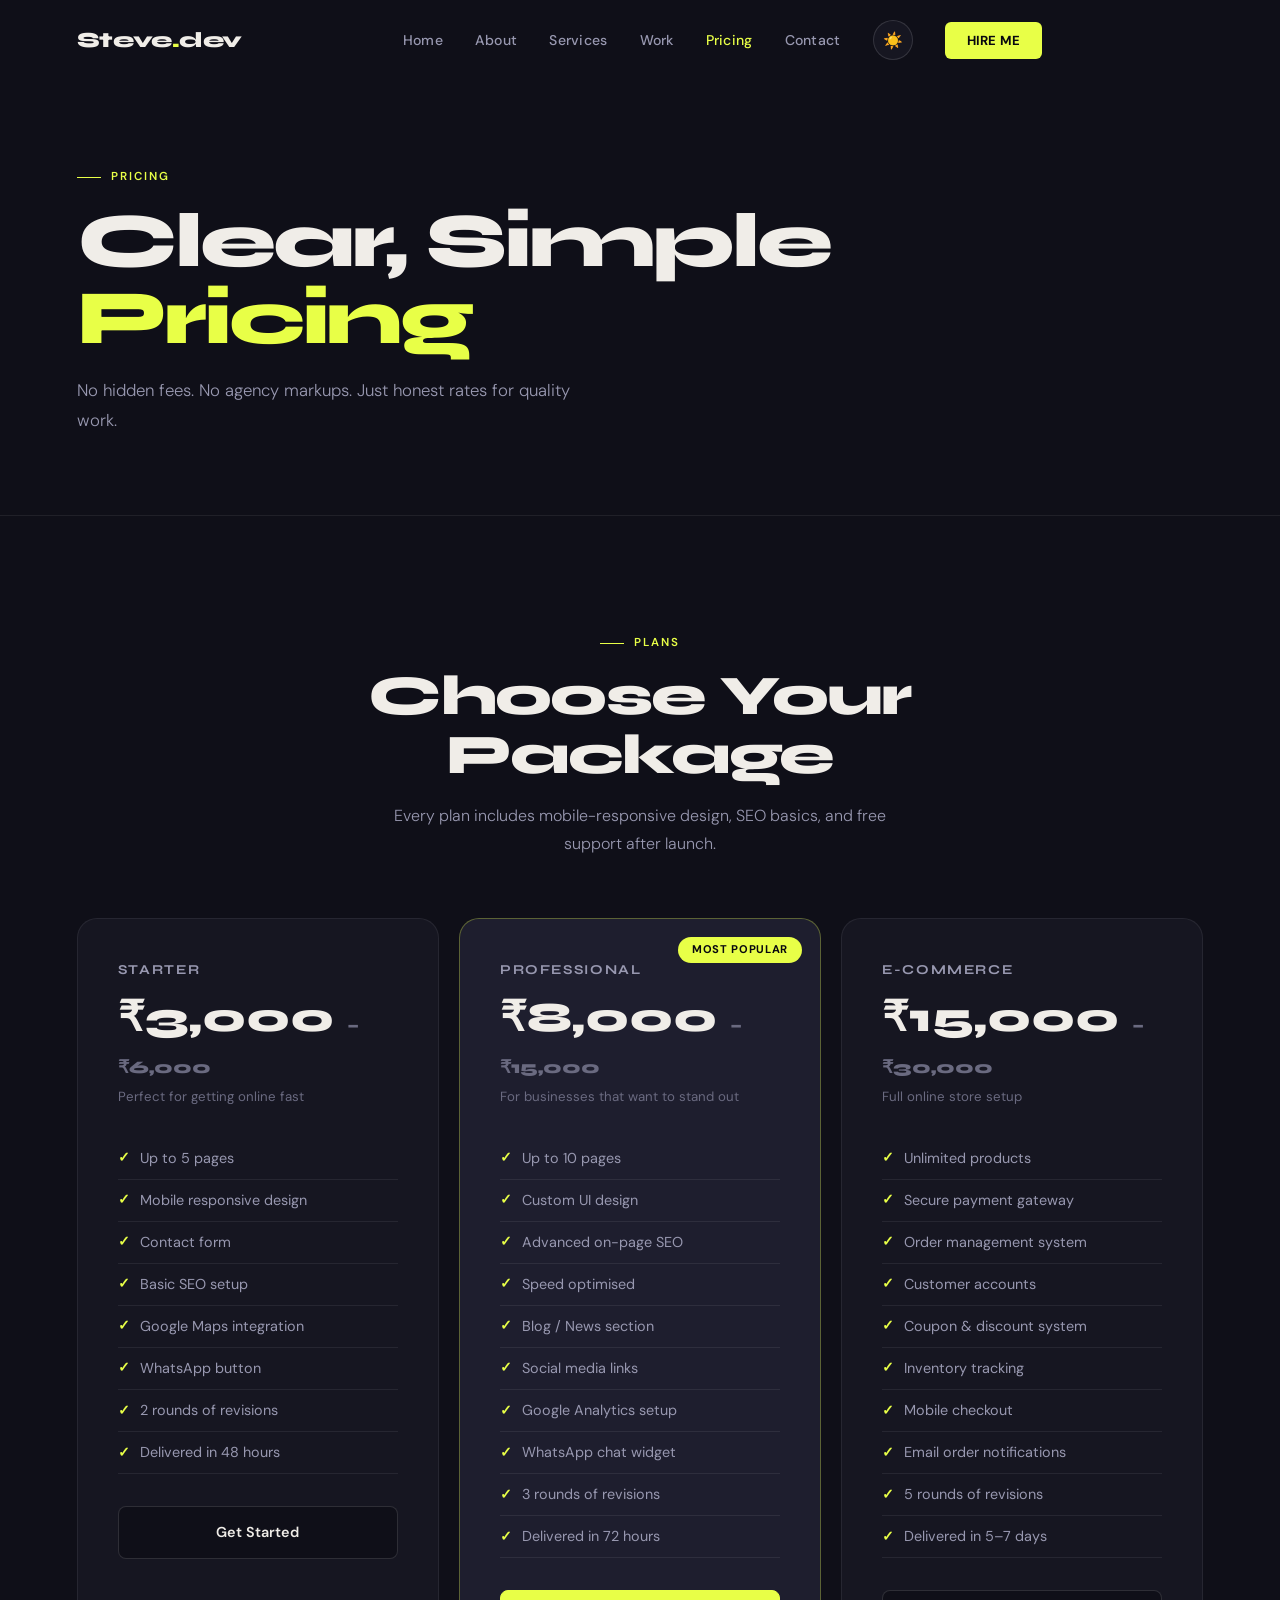
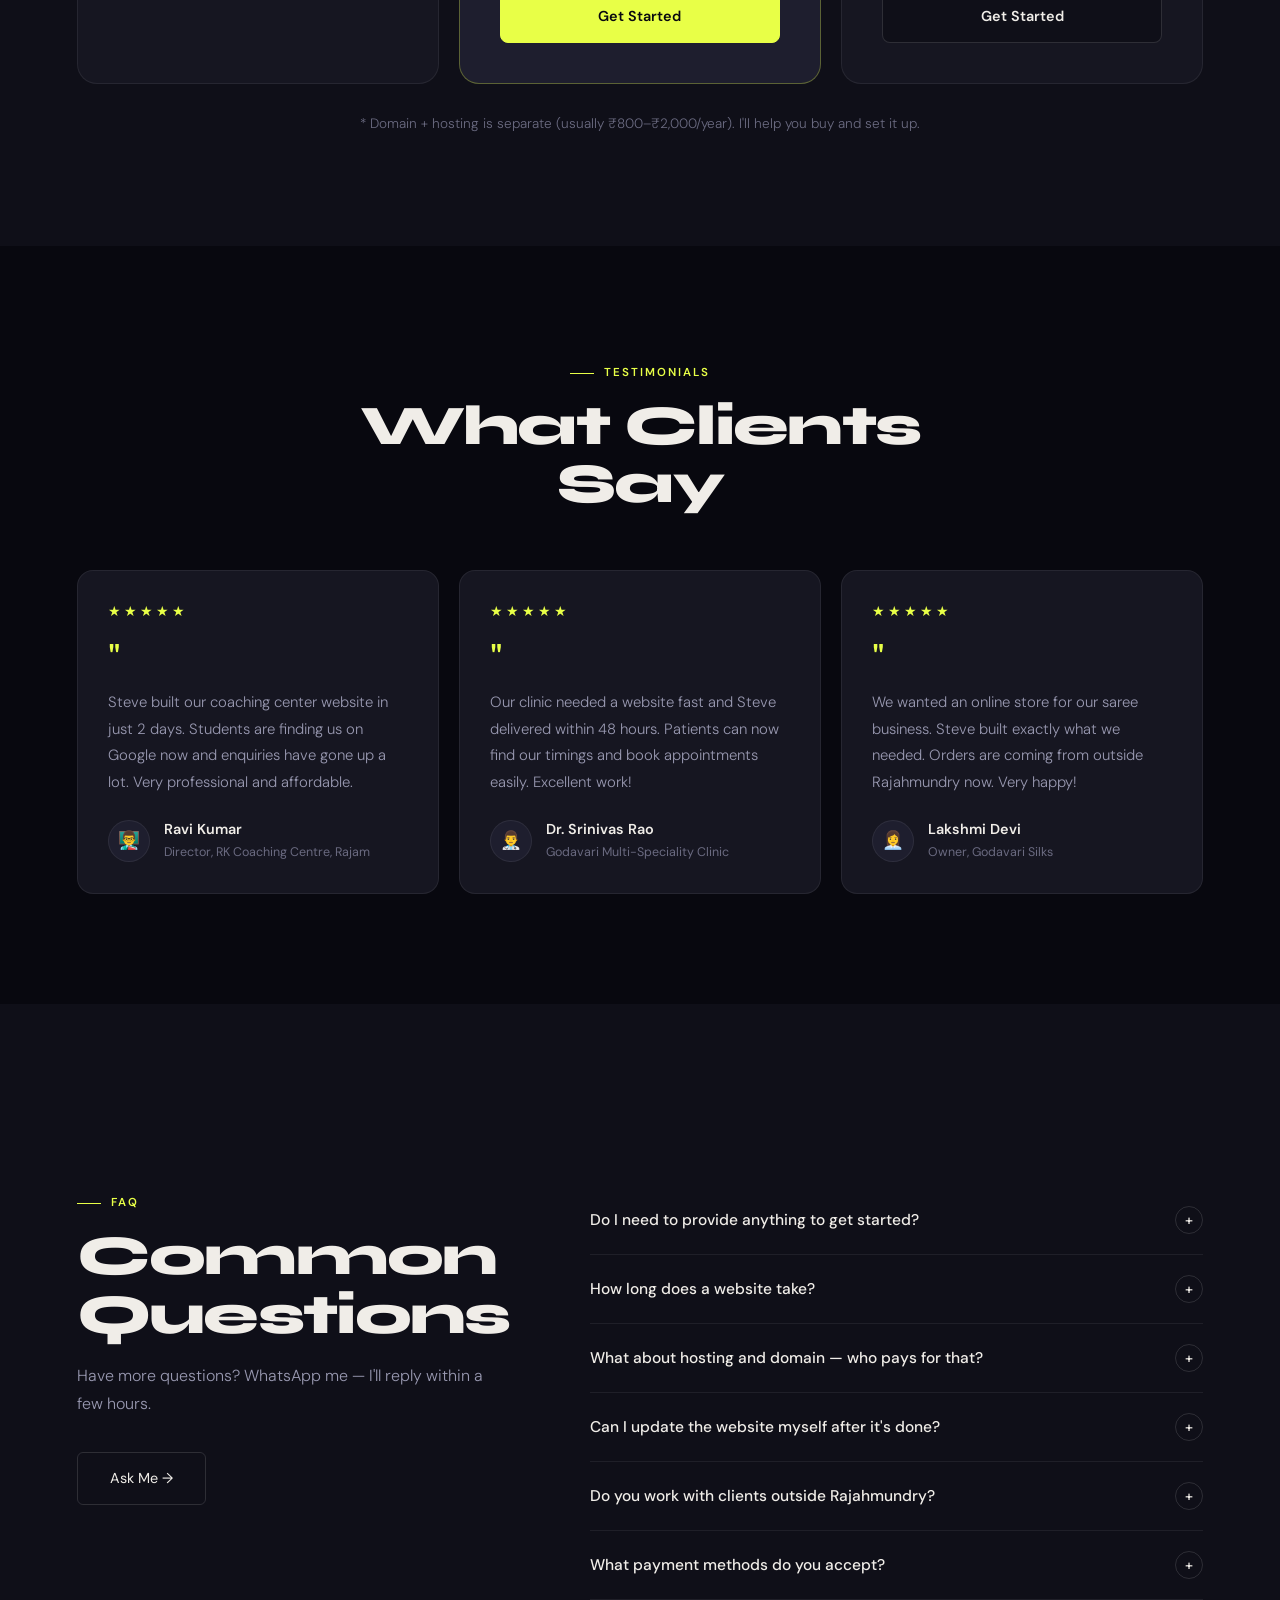
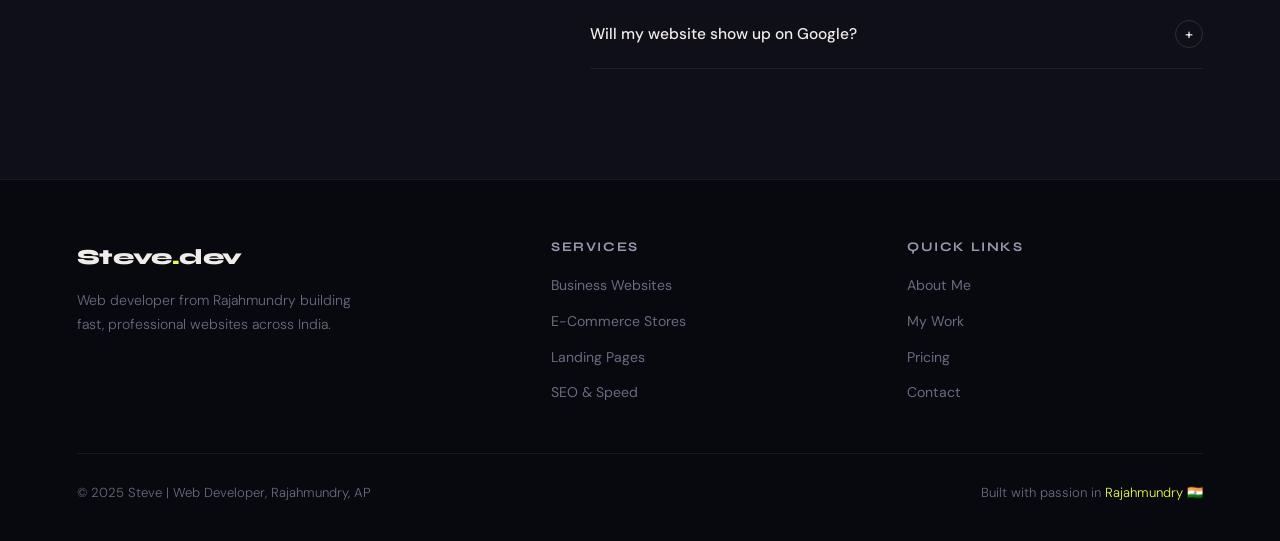
<file: pricing.html>
<!DOCTYPE html>
<html lang="en">
<!--
  ============================================================
  PAGE: Pricing (pricing.html)
  DESCRIPTION: 3 pricing plans (Starter, Professional, E-Commerce)
               with full feature lists, plus an FAQ accordion.
  STYLES: css/style.css
  SCRIPTS: js/main.js
  ============================================================
-->
<head>
  <meta charset="UTF-8" />
  <meta name="viewport" content="width=device-width, initial-scale=1.0" />
  <title>Pricing — Steve.dev</title>
  <link rel="stylesheet" href="css/style.css" />
  <style>
    /* ── PRICING CARDS GRID ── */
    .pricing-grid {
      display: grid;
      grid-template-columns: repeat(auto-fit, minmax(280px, 1fr));
      gap: 20px;
      margin-top: 60px;
    }

    .price-card {
      background: var(--bg3);
      border: 1px solid var(--border);
      border-radius: 20px;
      padding: 40px;
      transition: transform 0.3s ease, border-color 0.3s ease;
      position: relative;
      overflow: hidden;
    }
    /* Top accent line slides in on hover */
    .price-card::before {
      content: '';
      position: absolute;
      top: 0; left: 0; right: 0; height: 3px;
      background: linear-gradient(90deg, transparent, var(--accent), transparent);
      transform: scaleX(0);
      transition: transform 0.4s ease;
    }
    .price-card:hover::before { transform: scaleX(1); }
    .price-card:hover {
      transform: translateY(-6px);
      border-color: var(--border2);
    }

    /* Featured plan has a different border and background */
    .price-card.featured {
      border-color: rgba(232,255,71,0.3);
      background: var(--bg4);
    }

    /* "Most Popular" badge on featured card */
    .popular-badge {
      position: absolute;
      top: 18px; right: 18px;
      background: var(--accent);
      color: #08080f;
      padding: 4px 14px;
      border-radius: 100px;
      font-size: 0.7rem;
      font-weight: 700;
      text-transform: uppercase;
      letter-spacing: 0.06em;
    }

    .plan-name {
      font-family: 'Syne', sans-serif;
      font-size: 0.85rem;
      font-weight: 700;
      text-transform: uppercase;
      letter-spacing: 0.12em;
      color: var(--muted2);
      margin-bottom: 16px;
    }
    .plan-price {
      font-family: 'Syne', sans-serif;
      font-size: 2.6rem;
      font-weight: 800;
      line-height: 1;
      margin-bottom: 6px;
    }
    .plan-price span { font-size: 1.1rem; color: var(--muted); }
    .plan-note { color: var(--muted); font-size: 0.83rem; margin-bottom: 30px; }

    /* Feature checklist */
    .plan-features {
      list-style: none;
      margin-bottom: 32px;
    }
    .plan-features li {
      padding: 9px 0;
      border-bottom: 1px solid var(--border);
      font-size: 0.9rem;
      color: var(--muted2);
      display: flex;
      align-items: center;
      gap: 10px;
    }
    .plan-features li::before {
      content: '✓';
      color: var(--accent);
      font-weight: 700;
      font-size: 0.85rem;
      flex-shrink: 0;
    }

    /* Plan CTA button */
    .plan-btn {
      display: block;
      text-align: center;
      background: var(--bg2);
      border: 1px solid var(--border2);
      color: var(--text);
      padding: 14px;
      border-radius: 8px;
      text-decoration: none;
      font-weight: 600;
      font-size: 0.9rem;
      transition: background 0.2s ease, border-color 0.2s ease, color 0.2s ease;
    }
    .plan-btn:hover,
    .price-card.featured .plan-btn {
      background: var(--accent);
      border-color: var(--accent);
      color: #08080f;
    }

    /* ── FAQ SECTION ── */
    .faq-layout {
      display: grid;
      grid-template-columns: 1fr 1.6fr;
      gap: 80px;
      align-items: start;
      margin-top: 72px;
    }
    .faq-sticky { position: sticky; top: 110px; }

    .faq-list { display: flex; flex-direction: column; }

    /* Each FAQ item */
    .faq-item { border-bottom: 1px solid var(--border); }

    .faq-question {
      display: flex;
      justify-content: space-between;
      align-items: center;
      padding: 20px 0;
      cursor: pointer;
      font-weight: 500;
      font-size: 0.97rem;
      color: var(--text);
      gap: 20px;
      transition: color 0.2s ease;
      user-select: none;
    }
    .faq-question:hover { color: var(--accent); }

    /* The +/× icon */
    .faq-icon {
      width: 28px; height: 28px;
      border: 1px solid var(--border2);
      border-radius: 50%;
      display: flex; align-items: center; justify-content: center;
      font-size: 0.9rem;
      flex-shrink: 0;
      transition: transform 0.3s ease, background 0.2s ease;
    }
    /* Rotate to × when open */
    .faq-item.open .faq-icon {
      transform: rotate(45deg);
      background: var(--accent);
      border-color: var(--accent);
      color: #08080f;
    }

    /* Answer — hidden by default, height-transitions open */
    .faq-answer {
      max-height: 0;
      overflow: hidden;
      transition: max-height 0.4s ease, padding 0.3s ease;
    }
    .faq-item.open .faq-answer {
      max-height: 400px;
      padding-bottom: 20px;
    }
    .faq-answer p { font-size: 0.93rem; line-height: 1.8; }

    /* ── TESTIMONIALS ── */
    .testi-grid {
      display: grid;
      grid-template-columns: repeat(auto-fit, minmax(280px, 1fr));
      gap: 20px;
      margin-top: 56px;
    }
    .testi-card {
      background: var(--bg3);
      border: 1px solid var(--border);
      border-radius: 16px;
      padding: 30px;
      transition: border-color 0.3s;
    }
    .testi-card:hover { border-color: var(--border2); }
    .testi-stars { color: var(--accent); font-size: 0.85rem; letter-spacing: 3px; margin-bottom: 14px; }
    .testi-quote-mark { font-family: 'Syne', sans-serif; font-size: 2.5rem; color: var(--accent); line-height: 1; margin-bottom: 12px; }
    .testi-text { font-size: 0.93rem; line-height: 1.8; color: var(--muted2); margin-bottom: 22px; }
    .testi-author { display: flex; align-items: center; gap: 14px; }
    .testi-avatar { width: 42px; height: 42px; background: var(--bg4); border-radius: 50%; display:flex; align-items:center; justify-content:center; font-size:1.1rem; border:1px solid var(--border); }
    .testi-name { font-weight: 600; font-size: 0.9rem; color: var(--text); margin-bottom: 2px; }
    .testi-role { color: var(--muted); font-size: 0.78rem; }

    @media (max-width: 900px) {
      .faq-layout { grid-template-columns: 1fr; gap: 48px; }
      .faq-sticky  { position: static; }
    }
  </style>
</head>
<body>

  <!-- ── NAVBAR ── -->
  <nav class="navbar" id="navbar">
    <a href="index.html" class="nav-logo">Steve<span>.</span>dev</a>
    <ul class="nav-links">
      <li><a href="index.html">Home</a></li>
      <li><a href="about.html">About</a></li>
      <li><a href="services.html">Services</a></li>
      <li><a href="portfolio.html">Work</a></li>
      <li><a href="pricing.html" class="active">Pricing</a></li>
      <li><a href="contact.html">Contact</a></li>
      <li><button class="theme-toggle" id="themeToggle">☀️</button></li>
      <li><a href="contact.html" class="nav-hire">Hire Me</a></li>
    </ul>
    <div style="display:flex;align-items:center;gap:12px;">
      <div class="hamburger" id="hamburger"><span></span><span></span><span></span></div>
    </div>
  </nav>
  <div class="mobile-nav" id="mobileNav">
    <button class="mobile-close" id="mobileClose">✕</button>
    <a href="index.html">Home</a><a href="about.html">About</a>
    <a href="services.html">Services</a><a href="portfolio.html">Work</a>
    <a href="pricing.html">Pricing</a><a href="contact.html">Contact</a>
    <a href="contact.html" style="color:var(--accent)">Hire Me →</a>
  </div>

  <!-- ── PAGE HERO ── -->
  <div class="page-hero">
    <div class="section-tag">Pricing</div>
    <h1>Clear, Simple <span style="color:var(--accent)">Pricing</span></h1>
    <p>No hidden fees. No agency markups. Just honest rates for quality work.</p>
  </div>

  <!-- ── PRICING CARDS ── -->
  <section class="section section-alt">
    <div class="reveal" style="text-align:center; max-width:580px; margin:0 auto;">
      <div class="section-tag">Plans</div>
      <h2 class="section-title">Choose Your Package</h2>
      <p class="section-sub" style="margin:0 auto;">Every plan includes mobile-responsive design, SEO basics, and free support after launch.</p>
    </div>

    <div class="pricing-grid reveal delay-2">

      <!-- STARTER PLAN -->
      <div class="price-card">
        <div class="plan-name">Starter</div>
        <div class="plan-price">₹3,000 <span>– ₹6,000</span></div>
        <div class="plan-note">Perfect for getting online fast</div>
        <ul class="plan-features">
          <li>Up to 5 pages</li>
          <li>Mobile responsive design</li>
          <li>Contact form</li>
          <li>Basic SEO setup</li>
          <li>Google Maps integration</li>
          <li>WhatsApp button</li>
          <li>2 rounds of revisions</li>
          <li>Delivered in 48 hours</li>
        </ul>
        <a href="contact.html" class="plan-btn">Get Started</a>
      </div>

      <!-- PROFESSIONAL PLAN (featured) -->
      <div class="price-card featured">
        <div class="popular-badge">Most Popular</div>
        <div class="plan-name">Professional</div>
        <div class="plan-price">₹8,000 <span>– ₹15,000</span></div>
        <div class="plan-note">For businesses that want to stand out</div>
        <ul class="plan-features">
          <li>Up to 10 pages</li>
          <li>Custom UI design</li>
          <li>Advanced on-page SEO</li>
          <li>Speed optimised</li>
          <li>Blog / News section</li>
          <li>Social media links</li>
          <li>Google Analytics setup</li>
          <li>WhatsApp chat widget</li>
          <li>3 rounds of revisions</li>
          <li>Delivered in 72 hours</li>
        </ul>
        <a href="contact.html" class="plan-btn">Get Started</a>
      </div>

      <!-- E-COMMERCE PLAN -->
      <div class="price-card">
        <div class="plan-name">E-Commerce</div>
        <div class="plan-price">₹15,000 <span>– ₹30,000</span></div>
        <div class="plan-note">Full online store setup</div>
        <ul class="plan-features">
          <li>Unlimited products</li>
          <li>Secure payment gateway</li>
          <li>Order management system</li>
          <li>Customer accounts</li>
          <li>Coupon & discount system</li>
          <li>Inventory tracking</li>
          <li>Mobile checkout</li>
          <li>Email order notifications</li>
          <li>5 rounds of revisions</li>
          <li>Delivered in 5–7 days</li>
        </ul>
        <a href="contact.html" class="plan-btn">Get Started</a>
      </div>
    </div>

    <!-- Note about hosting -->
    <p style="text-align:center; margin-top:28px; color:var(--muted); font-size:0.85rem;">
      * Domain + hosting is separate (usually ₹800–₹2,000/year). I'll help you buy and set it up.
    </p>
  </section>

  <!-- ── TESTIMONIALS ── -->
  <section class="section">
    <div class="reveal" style="text-align:center; max-width:580px; margin:0 auto;">
      <div class="section-tag">Testimonials</div>
      <h2 class="section-title">What Clients Say</h2>
    </div>
    <div class="testi-grid reveal delay-2">
      <div class="testi-card">
        <div class="testi-stars">★★★★★</div>
        <div class="testi-quote-mark">"</div>
        <p class="testi-text">Steve built our coaching center website in just 2 days. Students are finding us on Google now and enquiries have gone up a lot. Very professional and affordable.</p>
        <div class="testi-author">
          <div class="testi-avatar">👨‍🏫</div>
          <div><div class="testi-name">Ravi Kumar</div><div class="testi-role">Director, RK Coaching Centre, Rajam</div></div>
        </div>
      </div>
      <div class="testi-card">
        <div class="testi-stars">★★★★★</div>
        <div class="testi-quote-mark">"</div>
        <p class="testi-text">Our clinic needed a website fast and Steve delivered within 48 hours. Patients can now find our timings and book appointments easily. Excellent work!</p>
        <div class="testi-author">
          <div class="testi-avatar">👨‍⚕️</div>
          <div><div class="testi-name">Dr. Srinivas Rao</div><div class="testi-role">Godavari Multi-Speciality Clinic</div></div>
        </div>
      </div>
      <div class="testi-card">
        <div class="testi-stars">★★★★★</div>
        <div class="testi-quote-mark">"</div>
        <p class="testi-text">We wanted an online store for our saree business. Steve built exactly what we needed. Orders are coming from outside Rajahmundry now. Very happy!</p>
        <div class="testi-author">
          <div class="testi-avatar">👩‍💼</div>
          <div><div class="testi-name">Lakshmi Devi</div><div class="testi-role">Owner, Godavari Silks</div></div>
        </div>
      </div>
    </div>
  </section>

  <!-- ── FAQ SECTION ── -->
  <section class="section section-alt">
    <div class="faq-layout">

      <!-- Left: sticky label -->
      <div class="faq-sticky reveal">
        <div class="section-tag">FAQ</div>
        <h2 class="section-title">Common Questions</h2>
        <p class="section-sub">Have more questions? WhatsApp me — I'll reply within a few hours.</p>
        <br/>
        <a href="contact.html" class="btn-ghost" style="margin-top:8px;">Ask Me →</a>
      </div>

      <!-- Right: accordion items -->
      <!-- toggleFaq() is defined in js/main.js -->
      <div class="faq-list reveal delay-2">

        <div class="faq-item">
          <div class="faq-question" onclick="toggleFaq(this)">
            <span>Do I need to provide anything to get started?</span>
            <div class="faq-icon">+</div>
          </div>
          <div class="faq-answer">
            <p>Just your business name, what your business does, contact details, and any images or logo you have. I'll handle everything else — design, structure, content layout, and going live.</p>
          </div>
        </div>

        <div class="faq-item">
          <div class="faq-question" onclick="toggleFaq(this)">
            <span>How long does a website take?</span>
            <div class="faq-icon">+</div>
          </div>
          <div class="faq-answer">
            <p>Most standard business websites are ready within 48–72 hours. E-commerce stores take 5–7 days. I always give you a clear timeline before starting work.</p>
          </div>
        </div>

        <div class="faq-item">
          <div class="faq-question" onclick="toggleFaq(this)">
            <span>What about hosting and domain — who pays for that?</span>
            <div class="faq-icon">+</div>
          </div>
          <div class="faq-answer">
            <p>Hosting and domain are separate from my development charge. I'll help you buy them at the best price (usually ₹800–₹2,000/year) and set everything up. Or if you already have hosting, I can work with that too.</p>
          </div>
        </div>

        <div class="faq-item">
          <div class="faq-question" onclick="toggleFaq(this)">
            <span>Can I update the website myself after it's done?</span>
            <div class="faq-icon">+</div>
          </div>
          <div class="faq-answer">
            <p>Yes — I build sites with a simple admin panel so you can easily update text, images, and content without any coding knowledge. I'll also give you a quick walkthrough video after delivery.</p>
          </div>
        </div>

        <div class="faq-item">
          <div class="faq-question" onclick="toggleFaq(this)">
            <span>Do you work with clients outside Rajahmundry?</span>
            <div class="faq-icon">+</div>
          </div>
          <div class="faq-answer">
            <p>Absolutely. I work with clients all across India via WhatsApp, video calls, and email. Distance is no barrier — most of the work is done online anyway.</p>
          </div>
        </div>

        <div class="faq-item">
          <div class="faq-question" onclick="toggleFaq(this)">
            <span>What payment methods do you accept?</span>
            <div class="faq-icon">+</div>
          </div>
          <div class="faq-answer">
            <p>I accept UPI (GPay, PhonePe, Paytm), bank transfer, and cash for local clients in Rajahmundry. I take 50% advance before starting and 50% after delivery.</p>
          </div>
        </div>

        <div class="faq-item">
          <div class="faq-question" onclick="toggleFaq(this)">
            <span>Will my website show up on Google?</span>
            <div class="faq-icon">+</div>
          </div>
          <div class="faq-answer">
            <p>All websites include basic on-page SEO — proper titles, meta descriptions, fast loading, and mobile-friendliness. These are the foundations for ranking. For advanced SEO, I offer a separate optimisation service.</p>
          </div>
        </div>

      </div><!-- end faq-list -->
    </div>
  </section>

  <!-- ── FOOTER ── -->
  <footer class="footer">
    <div class="footer-grid">
      <div class="footer-brand"><a href="index.html" class="nav-logo">Steve<span>.</span>dev</a><p>Web developer from Rajahmundry building fast, professional websites across India.</p></div>
      <div class="footer-col"><h5>Services</h5><ul><li><a href="services.html">Business Websites</a></li><li><a href="services.html">E-Commerce Stores</a></li><li><a href="services.html">Landing Pages</a></li><li><a href="services.html">SEO & Speed</a></li></ul></div>
      <div class="footer-col"><h5>Quick Links</h5><ul><li><a href="about.html">About Me</a></li><li><a href="portfolio.html">My Work</a></li><li><a href="pricing.html">Pricing</a></li><li><a href="contact.html">Contact</a></li></ul></div>
    </div>
    <div class="footer-bottom"><p>© 2025 Steve | Web Developer, Rajahmundry, AP</p><p>Built with passion in <a href="#">Rajahmundry 🇮🇳</a></p></div>
  </footer>

  <div class="toast" id="toast"><div class="toast-dot"></div><span id="toastText"></span></div>
  <script src="js/main.js"></script>
</body>
</html>
</file>
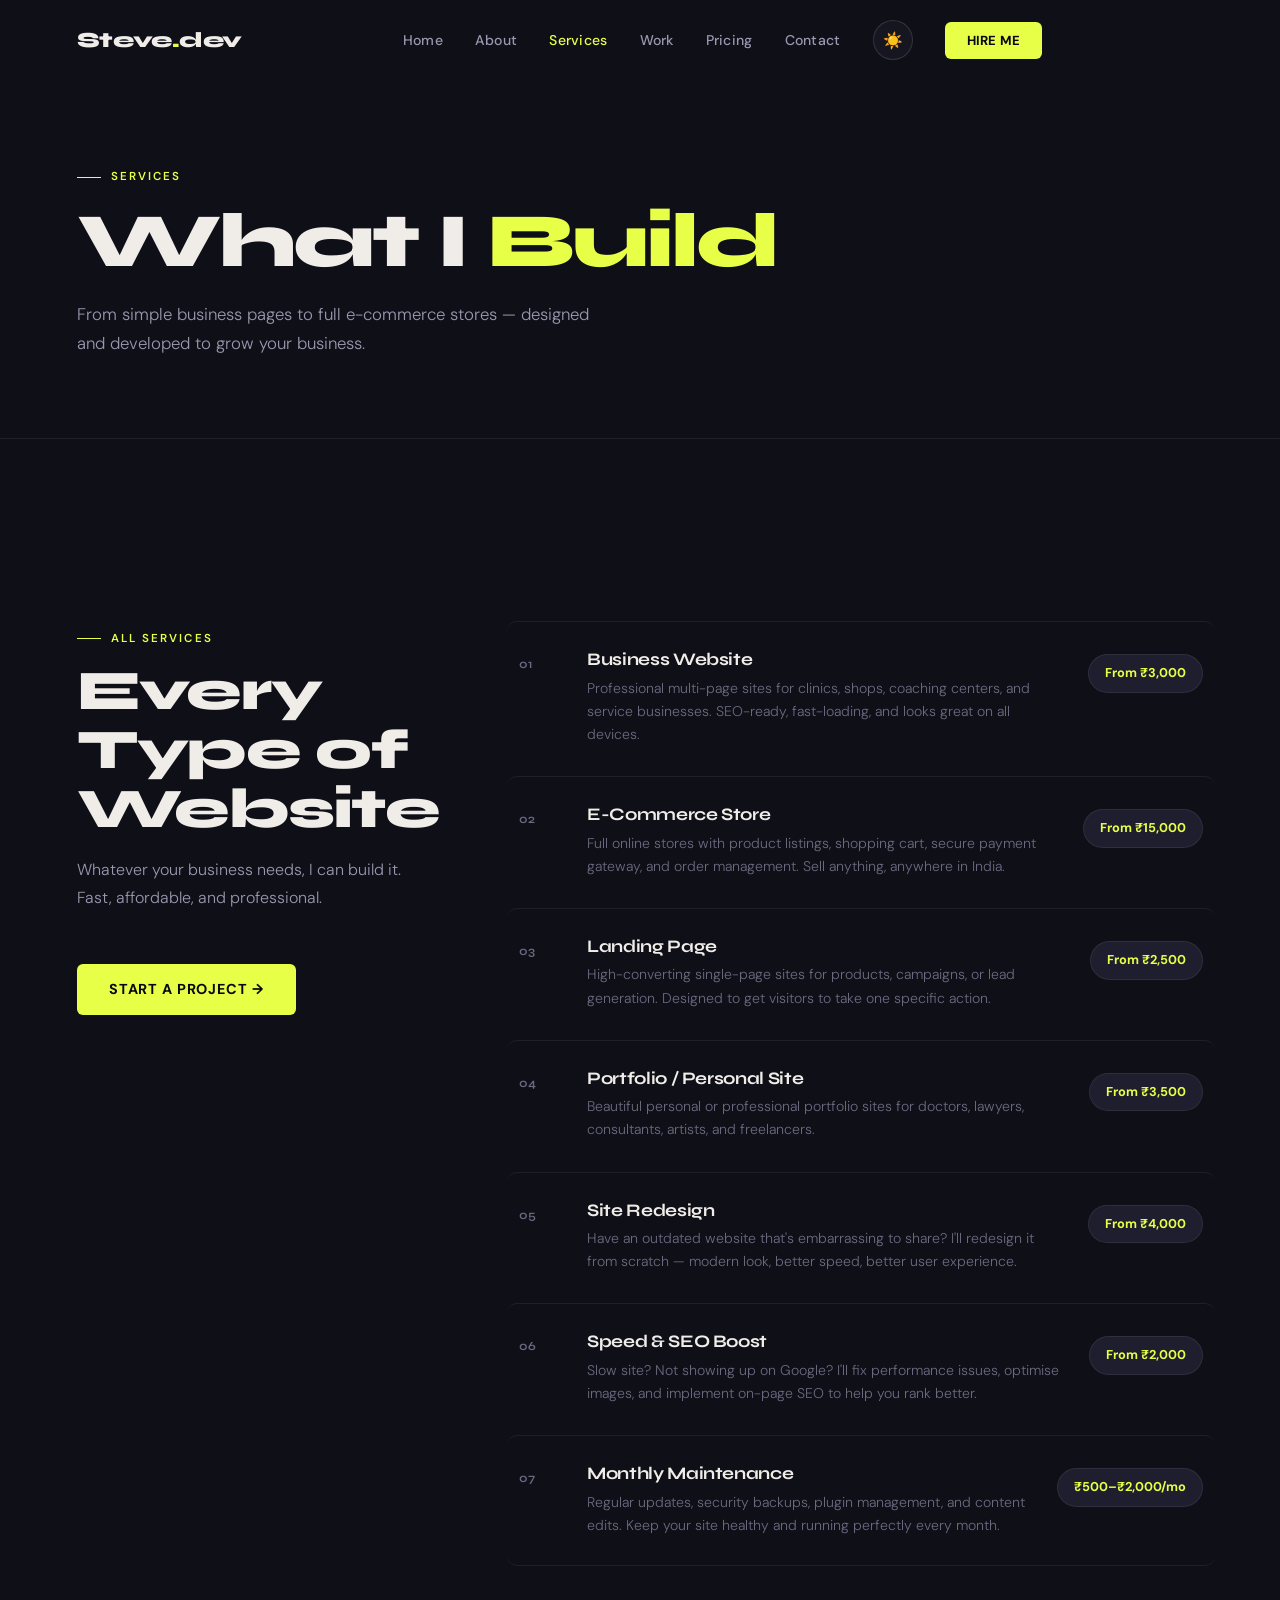
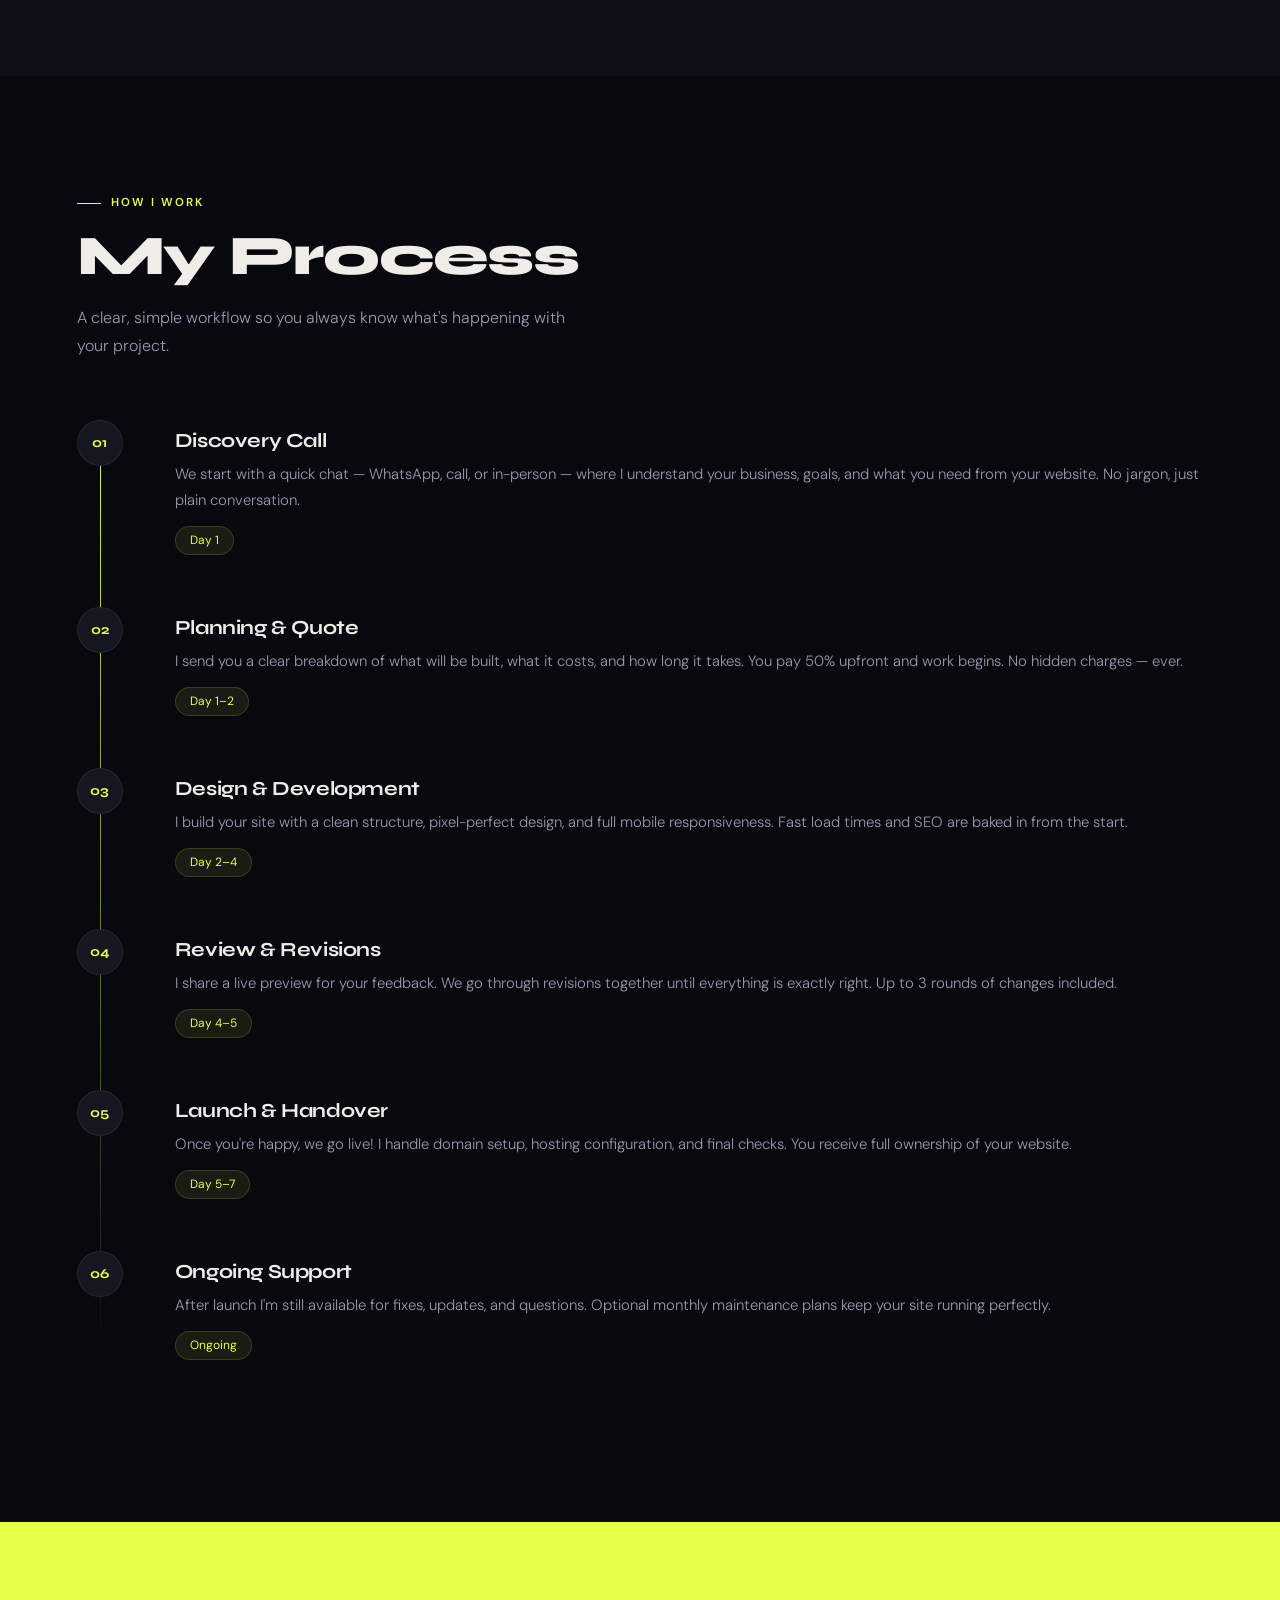
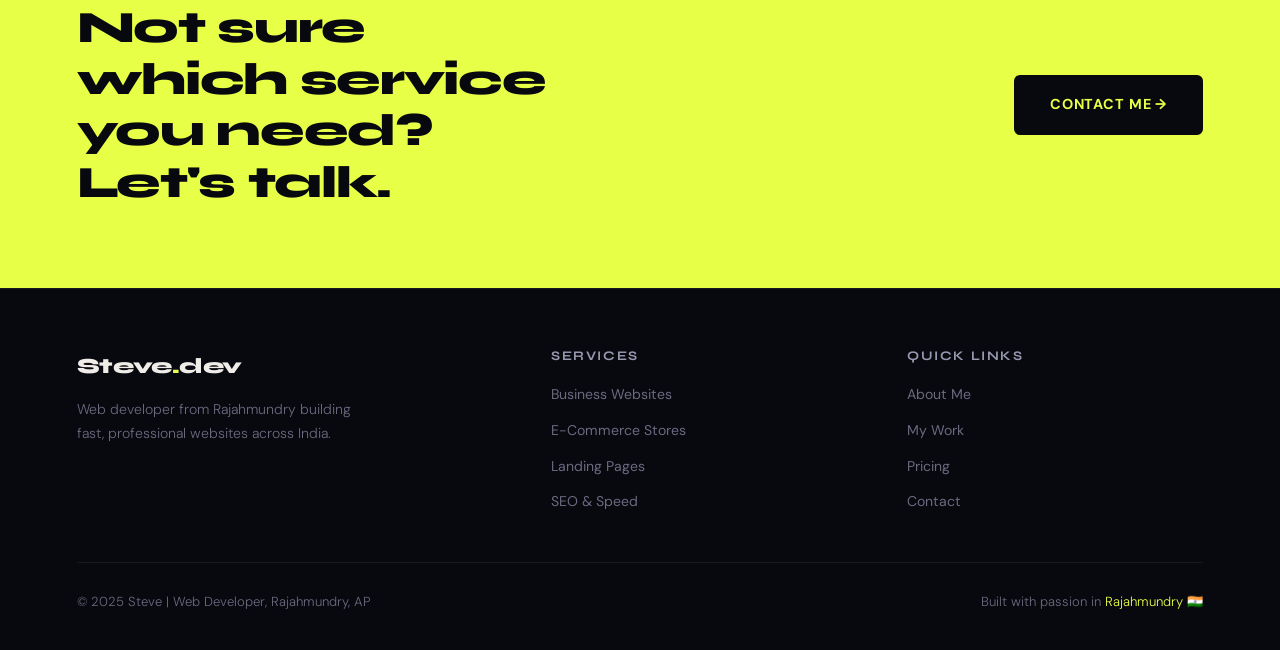
<file: services.html>
<!DOCTYPE html>
<html lang="en">
<!--
  ============================================================
  PAGE: Services (services.html)
  DESCRIPTION: Full list of all services with descriptions,
               process steps, and call to action.
  STYLES: css/style.css
  SCRIPTS: js/main.js
  ============================================================
-->
<head>
  <meta charset="UTF-8" />
  <meta name="viewport" content="width=device-width, initial-scale=1.0" />
  <title>Services — Steve.dev</title>
  <link rel="stylesheet" href="css/style.css" />
  <style>
    /* ── SERVICES LIST ── */
    .services-layout {
      display: grid;
      grid-template-columns: 1fr 2fr;
      gap: 80px;
      margin-top: 72px;
      align-items: start;
    }
    /* Left column sticks while right scrolls */
    .services-sticky { position: sticky; top: 110px; }

    .service-list { display: flex; flex-direction: column; gap: 2px; }

    /* Each service row */
    .service-row {
      display: grid;
      grid-template-columns: 44px 1fr auto;
      gap: 24px;
      align-items: start;
      border-top: 1px solid var(--border);
      padding: 28px 12px;
      border-radius: 10px;
      margin: 0 -12px;
      transition: background 0.2s;
    }
    .service-row:last-child { border-bottom: 1px solid var(--border); }
    .service-row:hover { background: var(--bg3); }

    .svc-num {
      font-family: 'Syne', sans-serif;
      font-size: 0.78rem;
      color: var(--muted);
      font-weight: 600;
      padding-top: 4px;
    }
    .svc-text h3 { font-size: 1.1rem; font-weight: 700; margin-bottom: 7px; color: var(--text); }
    .svc-text p  { font-size: 0.88rem; line-height: 1.65; color: var(--muted); }

    .svc-price-badge {
      background: var(--bg4);
      border: 1px solid var(--border);
      padding: 8px 16px;
      border-radius: 100px;
      font-size: 0.8rem;
      font-weight: 700;
      color: var(--accent);
      white-space: nowrap;
      margin-top: 4px;
    }

    /* ── PROCESS SECTION ── */
    .process-list {
      margin-top: 60px;
      position: relative;
    }
    /* Vertical connecting line on the left */
    .process-list::before {
      content: '';
      position: absolute;
      left: 23px; top: 0; bottom: 0;
      width: 1px;
      background: linear-gradient(to bottom, var(--accent), transparent);
    }
    .process-step {
      display: grid;
      grid-template-columns: 70px 1fr;
      gap: 28px;
      margin-bottom: 52px;
      align-items: start;
    }
    .step-circle {
      width: 46px; height: 46px;
      background: var(--bg3);
      border: 1px solid var(--border);
      border-radius: 50%;
      display: flex; align-items: center; justify-content: center;
      font-family: 'Syne', sans-serif;
      font-size: 0.85rem;
      font-weight: 700;
      color: var(--accent);
      position: relative; z-index: 2;
    }
    .step-text h3 { font-size: 1.25rem; font-weight: 700; margin-bottom: 9px; padding-top: 10px; color: var(--text); }
    .step-text p  { font-size: 0.93rem; line-height: 1.8; color: var(--muted2); }
    .step-badge {
      display: inline-block;
      margin-top: 12px;
      background: rgba(232,255,71,0.08);
      border: 1px solid rgba(232,255,71,0.15);
      padding: 4px 14px;
      border-radius: 100px;
      font-size: 0.75rem;
      color: var(--accent);
    }

    @media (max-width: 900px) {
      .services-layout { grid-template-columns: 1fr; gap: 48px; }
      .services-sticky { position: static; }
      .service-row { grid-template-columns: 36px 1fr; }
      .svc-price-badge { display: none; } /* Hide price on mobile to save space */
    }
  </style>
</head>
<body>

  <!-- ── NAVBAR ── -->
  <nav class="navbar" id="navbar">
    <a href="index.html" class="nav-logo">Steve<span>.</span>dev</a>
    <ul class="nav-links">
      <li><a href="index.html">Home</a></li>
      <li><a href="about.html">About</a></li>
      <li><a href="services.html" class="active">Services</a></li>
      <li><a href="portfolio.html">Work</a></li>
      <li><a href="pricing.html">Pricing</a></li>
      <li><a href="contact.html">Contact</a></li>
      <li><button class="theme-toggle" id="themeToggle">☀️</button></li>
      <li><a href="contact.html" class="nav-hire">Hire Me</a></li>
    </ul>
    <div style="display:flex;align-items:center;gap:12px;">
      <div class="hamburger" id="hamburger"><span></span><span></span><span></span></div>
    </div>
  </nav>
  <div class="mobile-nav" id="mobileNav">
    <button class="mobile-close" id="mobileClose">✕</button>
    <a href="index.html">Home</a><a href="about.html">About</a>
    <a href="services.html">Services</a><a href="portfolio.html">Work</a>
    <a href="pricing.html">Pricing</a><a href="contact.html">Contact</a>
    <a href="contact.html" style="color:var(--accent)">Hire Me →</a>
  </div>

  <!-- ── PAGE HERO ── -->
  <div class="page-hero">
    <div class="section-tag">Services</div>
    <h1>What I <span style="color:var(--accent)">Build</span></h1>
    <p>From simple business pages to full e-commerce stores — designed and developed to grow your business.</p>
  </div>

  <!-- ── SERVICES LIST ── -->
  <section class="section section-alt">
    <div class="services-layout">

      <!-- Left: sticky intro -->
      <div class="services-sticky reveal">
        <div class="section-tag">All Services</div>
        <h2 class="section-title">Every Type of Website</h2>
        <p class="section-sub">Whatever your business needs, I can build it. Fast, affordable, and professional.</p>
        <br/><br/>
        <a href="contact.html" class="btn-primary">Start a Project →</a>
      </div>

      <!-- Right: service rows -->
      <div class="service-list reveal delay-2">
        <div class="service-row">
          <span class="svc-num">01</span>
          <div class="svc-text">
            <h3>Business Website</h3>
            <p>Professional multi-page sites for clinics, shops, coaching centers, and service businesses. SEO-ready, fast-loading, and looks great on all devices.</p>
          </div>
          <span class="svc-price-badge">From ₹3,000</span>
        </div>
        <div class="service-row">
          <span class="svc-num">02</span>
          <div class="svc-text">
            <h3>E-Commerce Store</h3>
            <p>Full online stores with product listings, shopping cart, secure payment gateway, and order management. Sell anything, anywhere in India.</p>
          </div>
          <span class="svc-price-badge">From ₹15,000</span>
        </div>
        <div class="service-row">
          <span class="svc-num">03</span>
          <div class="svc-text">
            <h3>Landing Page</h3>
            <p>High-converting single-page sites for products, campaigns, or lead generation. Designed to get visitors to take one specific action.</p>
          </div>
          <span class="svc-price-badge">From ₹2,500</span>
        </div>
        <div class="service-row">
          <span class="svc-num">04</span>
          <div class="svc-text">
            <h3>Portfolio / Personal Site</h3>
            <p>Beautiful personal or professional portfolio sites for doctors, lawyers, consultants, artists, and freelancers.</p>
          </div>
          <span class="svc-price-badge">From ₹3,500</span>
        </div>
        <div class="service-row">
          <span class="svc-num">05</span>
          <div class="svc-text">
            <h3>Site Redesign</h3>
            <p>Have an outdated website that's embarrassing to share? I'll redesign it from scratch — modern look, better speed, better user experience.</p>
          </div>
          <span class="svc-price-badge">From ₹4,000</span>
        </div>
        <div class="service-row">
          <span class="svc-num">06</span>
          <div class="svc-text">
            <h3>Speed & SEO Boost</h3>
            <p>Slow site? Not showing up on Google? I'll fix performance issues, optimise images, and implement on-page SEO to help you rank better.</p>
          </div>
          <span class="svc-price-badge">From ₹2,000</span>
        </div>
        <div class="service-row">
          <span class="svc-num">07</span>
          <div class="svc-text">
            <h3>Monthly Maintenance</h3>
            <p>Regular updates, security backups, plugin management, and content edits. Keep your site healthy and running perfectly every month.</p>
          </div>
          <span class="svc-price-badge">₹500–₹2,000/mo</span>
        </div>
      </div>
    </div>
  </section>

  <!-- ── PROCESS SECTION ── -->
  <section class="section">
    <div class="reveal">
      <div class="section-tag">How I Work</div>
      <h2 class="section-title">My Process</h2>
      <p class="section-sub">A clear, simple workflow so you always know what's happening with your project.</p>
    </div>

    <div class="process-list reveal delay-2">
      <div class="process-step">
        <div class="step-circle">01</div>
        <div class="step-text">
          <h3>Discovery Call</h3>
          <p>We start with a quick chat — WhatsApp, call, or in-person — where I understand your business, goals, and what you need from your website. No jargon, just plain conversation.</p>
          <span class="step-badge">Day 1</span>
        </div>
      </div>
      <div class="process-step">
        <div class="step-circle">02</div>
        <div class="step-text">
          <h3>Planning & Quote</h3>
          <p>I send you a clear breakdown of what will be built, what it costs, and how long it takes. You pay 50% upfront and work begins. No hidden charges — ever.</p>
          <span class="step-badge">Day 1–2</span>
        </div>
      </div>
      <div class="process-step">
        <div class="step-circle">03</div>
        <div class="step-text">
          <h3>Design & Development</h3>
          <p>I build your site with a clean structure, pixel-perfect design, and full mobile responsiveness. Fast load times and SEO are baked in from the start.</p>
          <span class="step-badge">Day 2–4</span>
        </div>
      </div>
      <div class="process-step">
        <div class="step-circle">04</div>
        <div class="step-text">
          <h3>Review & Revisions</h3>
          <p>I share a live preview for your feedback. We go through revisions together until everything is exactly right. Up to 3 rounds of changes included.</p>
          <span class="step-badge">Day 4–5</span>
        </div>
      </div>
      <div class="process-step">
        <div class="step-circle">05</div>
        <div class="step-text">
          <h3>Launch & Handover</h3>
          <p>Once you're happy, we go live! I handle domain setup, hosting configuration, and final checks. You receive full ownership of your website.</p>
          <span class="step-badge">Day 5–7</span>
        </div>
      </div>
      <div class="process-step">
        <div class="step-circle">06</div>
        <div class="step-text">
          <h3>Ongoing Support</h3>
          <p>After launch I'm still available for fixes, updates, and questions. Optional monthly maintenance plans keep your site running perfectly.</p>
          <span class="step-badge">Ongoing</span>
        </div>
      </div>
    </div>
  </section>

  <!-- ── CTA ── -->
  <div style="background:var(--accent); padding:80px 6%; display:flex; justify-content:space-between; align-items:center; flex-wrap:wrap; gap:32px; position:relative; z-index:2;">
    <h2 style="font-family:'Syne',sans-serif; font-size:clamp(1.8rem,4vw,2.8rem); font-weight:800; color:#08080f; letter-spacing:-0.03em; line-height:1.15; max-width:500px;">
      Not sure which service you need? Let's talk.
    </h2>
    <a href="contact.html" style="background:#08080f; color:var(--accent); padding:18px 36px; border-radius:6px; font-weight:700; font-size:0.9rem; text-decoration:none; text-transform:uppercase; letter-spacing:0.06em;">
      Contact Me →
    </a>
  </div>

  <!-- ── FOOTER ── -->
  <footer class="footer">
    <div class="footer-grid">
      <div class="footer-brand"><a href="index.html" class="nav-logo">Steve<span>.</span>dev</a><p>Web developer from Rajahmundry building fast, professional websites across India.</p></div>
      <div class="footer-col"><h5>Services</h5><ul><li><a href="services.html">Business Websites</a></li><li><a href="services.html">E-Commerce Stores</a></li><li><a href="services.html">Landing Pages</a></li><li><a href="services.html">SEO & Speed</a></li></ul></div>
      <div class="footer-col"><h5>Quick Links</h5><ul><li><a href="about.html">About Me</a></li><li><a href="portfolio.html">My Work</a></li><li><a href="pricing.html">Pricing</a></li><li><a href="contact.html">Contact</a></li></ul></div>
    </div>
    <div class="footer-bottom"><p>© 2025 Steve | Web Developer, Rajahmundry, AP</p><p>Built with passion in <a href="#">Rajahmundry 🇮🇳</a></p></div>
  </footer>

  <div class="toast" id="toast"><div class="toast-dot"></div><span id="toastText"></span></div>
  <script src="js/main.js"></script>
</body>
</html>
</file>
<file: css/style.css>
/* ============================================================
   STEVE.DEV — GLOBAL STYLESHEET
   Contains: CSS variables, dark/light theme, reset, shared
   components used across all pages.
   ============================================================ */

/* ── 1. GOOGLE FONTS ── */
@import url('https://fonts.googleapis.com/css2?family=Syne:wght@400;600;700;800&family=DM+Sans:ital,wght@0,300;0,400;0,500;1,300&display=swap');

/* ── 2. CSS RESET ── */
*, *::before, *::after {
  box-sizing: border-box;
  margin: 0;
  padding: 0;
}

/* ── 3. DARK MODE VARIABLES (default) ── */
:root {
  --bg:        #08080f;
  --bg2:       #0f0f18;
  --bg3:       #161621;
  --bg4:       #1e1e2e;
  --text:      #f0ede8;
  --muted:     #6a6a80;
  --muted2:    #9898b0;
  --accent:    #e8ff47;       /* Yellow-green highlight */
  --accent2:   #47b8ff;       /* Blue accent */
  --border:    rgba(255,255,255,0.07);
  --border2:   rgba(255,255,255,0.13);
  --shadow:    0 8px 32px rgba(0,0,0,0.4);
  --card-bg:   rgba(255,255,255,0.03);
  --nav-bg:    rgba(8,8,15,0.90);
}

/* ── 4. LIGHT MODE VARIABLES ── */
/* Applied when <html> has class="light" */
html.light {
  --bg:        #f5f5f0;
  --bg2:       #eaeae4;
  --bg3:       #dfdfd8;
  --bg4:       #d4d4cc;
  --text:      #111118;
  --muted:     #888890;
  --muted2:    #555560;
  --accent:    #b8cc00;       /* Darker yellow for light bg */
  --accent2:   #0080cc;
  --border:    rgba(0,0,0,0.08);
  --border2:   rgba(0,0,0,0.14);
  --shadow:    0 8px 32px rgba(0,0,0,0.12);
  --card-bg:   rgba(0,0,0,0.03);
  --nav-bg:    rgba(245,245,240,0.90);
}

/* ── 5. BASE BODY STYLES ── */
html {
  scroll-behavior: smooth;
}

body {
  background-color: var(--bg);
  color: var(--text);
  font-family: 'DM Sans', sans-serif;
  font-weight: 400;
  line-height: 1.6;
  overflow-x: hidden;
  transition: background-color 0.3s ease, color 0.3s ease;
}

/* ── 6. TYPOGRAPHY ── */
h1, h2, h3, h4, h5 {
  font-family: 'Syne', sans-serif;
  font-weight: 700;
  line-height: 1.1;
  letter-spacing: -0.02em;
}

p {
  line-height: 1.75;
  color: var(--muted2);
  font-weight: 300;
}

a {
  color: inherit;
  text-decoration: none;
}

img {
  max-width: 100%;
  display: block;
}

/* ── 7. UTILITY CLASSES ── */

/* Section tag (small uppercase label above headings) */
.section-tag {
  display: inline-flex;
  align-items: center;
  gap: 10px;
  font-size: 0.72rem;
  text-transform: uppercase;
  letter-spacing: 0.18em;
  color: var(--accent);
  font-weight: 600;
  margin-bottom: 14px;
}
.section-tag::before {
  content: '';
  width: 24px;
  height: 1px;
  background: var(--accent);
  display: block;
}

/* Main section heading */
.section-title {
  font-size: clamp(2rem, 4.5vw, 3.5rem);
  font-weight: 800;
  letter-spacing: -0.03em;
  line-height: 1.05;
  margin-bottom: 18px;
  color: var(--text);
}

/* Subtitle / description under headings */
.section-sub {
  font-size: 1rem;
  line-height: 1.75;
  color: var(--muted2);
  font-weight: 300;
  max-width: 500px;
}

/* Generic section padding */
.section {
  padding: 110px 6%;
  position: relative;
}

.section-alt {
  background-color: var(--bg2);
}

/* ── 8. BUTTONS ── */

/* Primary CTA button (yellow) */
.btn-primary {
  display: inline-flex;
  align-items: center;
  gap: 10px;
  background: var(--accent);
  color: #08080f;
  padding: 14px 32px;
  border-radius: 6px;
  font-weight: 700;
  font-size: 0.9rem;
  text-transform: uppercase;
  letter-spacing: 0.06em;
  text-decoration: none;
  transition: transform 0.2s ease, box-shadow 0.2s ease;
  border: none;
  cursor: pointer;
  font-family: 'DM Sans', sans-serif;
}
.btn-primary:hover {
  transform: translateY(-3px);
  box-shadow: 0 12px 32px rgba(232, 255, 71, 0.35);
}

/* Ghost / outline button */
.btn-ghost {
  display: inline-flex;
  align-items: center;
  gap: 10px;
  background: transparent;
  color: var(--text);
  padding: 14px 32px;
  border-radius: 6px;
  font-size: 0.9rem;
  text-decoration: none;
  border: 1px solid var(--border2);
  transition: border-color 0.2s ease, background 0.2s ease;
  font-family: 'DM Sans', sans-serif;
}
.btn-ghost:hover {
  border-color: var(--accent);
  background: rgba(232, 255, 71, 0.05);
}

/* ── 9. NAVIGATION ── */
.navbar {
  position: fixed;
  top: 0;
  left: 0;
  right: 0;
  z-index: 1000;
  padding: 20px 6%;
  display: flex;
  justify-content: space-between;
  align-items: center;
  transition: background 0.3s ease, border-color 0.3s ease;
}

/* Nav gets frosted glass background on scroll (added via JS) */
.navbar.scrolled {
  background: var(--nav-bg);
  backdrop-filter: blur(20px);
  -webkit-backdrop-filter: blur(20px);
  border-bottom: 1px solid var(--border);
}

/* Logo */
.nav-logo {
  font-family: 'Syne', sans-serif;
  font-size: 1.35rem;
  font-weight: 800;
  color: var(--text);
  text-decoration: none;
  letter-spacing: -0.02em;
}
.nav-logo span {
  color: var(--accent);
}

/* Nav link list */
.nav-links {
  display: flex;
  align-items: center;
  gap: 32px;
  list-style: none;
}

.nav-links a {
  color: var(--muted2);
  font-size: 0.88rem;
  font-weight: 500;
  text-decoration: none;
  transition: color 0.2s ease;
  letter-spacing: 0.02em;
}
.nav-links a:hover,
.nav-links a.active {
  color: var(--text);
}

/* Hire Me button in nav */
.nav-hire {
  background: var(--accent);
  color: #08080f !important;
  padding: 10px 22px;
  border-radius: 6px;
  font-weight: 700 !important;
  font-size: 0.82rem !important;
  text-transform: uppercase;
  letter-spacing: 0.05em;
  transition: transform 0.2s, box-shadow 0.2s !important;
}
.nav-hire:hover {
  transform: translateY(-2px);
  box-shadow: 0 8px 24px rgba(232, 255, 71, 0.35);
}

/* Dark/Light toggle button */
.theme-toggle {
  background: var(--bg3);
  border: 1px solid var(--border2);
  color: var(--text);
  width: 40px;
  height: 40px;
  border-radius: 50%;
  display: flex;
  align-items: center;
  justify-content: center;
  cursor: pointer;
  font-size: 1rem;
  transition: background 0.2s ease, transform 0.2s ease;
  flex-shrink: 0;
}
.theme-toggle:hover {
  background: var(--bg4);
  transform: rotate(20deg);
}

/* Mobile hamburger (shown on small screens) */
.hamburger {
  display: none;
  flex-direction: column;
  gap: 5px;
  cursor: pointer;
  padding: 4px;
}
.hamburger span {
  width: 24px;
  height: 2px;
  background: var(--text);
  border-radius: 2px;
  transition: all 0.3s ease;
}

/* Mobile nav drawer */
.mobile-nav {
  display: none;
  position: fixed;
  top: 0;
  left: 0;
  right: 0;
  bottom: 0;
  background: var(--bg);
  z-index: 900;
  flex-direction: column;
  align-items: center;
  justify-content: center;
  gap: 32px;
}
.mobile-nav.open {
  display: flex;
}
.mobile-nav a {
  font-family: 'Syne', sans-serif;
  font-size: 2rem;
  font-weight: 800;
  color: var(--text);
  text-decoration: none;
  transition: color 0.2s;
}
.mobile-nav a:hover {
  color: var(--accent);
}
.mobile-close {
  position: absolute;
  top: 24px;
  right: 6%;
  background: none;
  border: none;
  color: var(--text);
  font-size: 1.5rem;
  cursor: pointer;
}

/* ── 10. FOOTER ── */
.footer {
  background: var(--bg);
  border-top: 1px solid var(--border);
  padding: 60px 6% 36px;
}

.footer-grid {
  display: grid;
  grid-template-columns: 1.4fr 1fr 1fr;
  gap: 60px;
  margin-bottom: 48px;
}

.footer-brand p {
  color: var(--muted);
  font-size: 0.88rem;
  line-height: 1.7;
  max-width: 300px;
  margin-top: 14px;
}

.footer-col h5 {
  font-family: 'Syne', sans-serif;
  font-size: 0.82rem;
  text-transform: uppercase;
  letter-spacing: 0.12em;
  color: var(--muted2);
  margin-bottom: 18px;
  font-weight: 700;
}

.footer-col ul {
  list-style: none;
  display: flex;
  flex-direction: column;
  gap: 10px;
}

.footer-col ul a {
  color: var(--muted);
  font-size: 0.88rem;
  text-decoration: none;
  transition: color 0.2s ease;
}
.footer-col ul a:hover {
  color: var(--accent);
}

.footer-bottom {
  border-top: 1px solid var(--border);
  padding-top: 28px;
  display: flex;
  justify-content: space-between;
  align-items: center;
  flex-wrap: wrap;
  gap: 12px;
}

.footer-bottom p {
  color: var(--muted);
  font-size: 0.82rem;
}

.footer-bottom a {
  color: var(--accent);
  text-decoration: none;
}

/* ── 11. TOAST NOTIFICATION ── */
.toast {
  position: fixed;
  bottom: 30px;
  right: 30px;
  background: var(--bg2);
  border: 1px solid rgba(232, 255, 71, 0.3);
  border-radius: 12px;
  padding: 14px 22px;
  display: flex;
  align-items: center;
  gap: 10px;
  z-index: 9999;
  font-size: 0.88rem;
  color: var(--text);
  /* Hidden by default */
  transform: translateY(80px);
  opacity: 0;
  pointer-events: none;
  transition: all 0.4s cubic-bezier(0.34, 1.56, 0.64, 1);
}
.toast.show {
  transform: translateY(0);
  opacity: 1;
}
.toast-dot {
  width: 8px;
  height: 8px;
  background: var(--accent);
  border-radius: 50%;
  flex-shrink: 0;
}

/* ── 12. SCROLL REVEAL ANIMATION ── */
/* Elements with .reveal start hidden, become visible via JS */
.reveal {
  opacity: 0;
  transform: translateY(32px);
  transition: opacity 0.75s ease, transform 0.75s ease;
}
.reveal.visible {
  opacity: 1;
  transform: translateY(0);
}
.reveal.delay-1 { transition-delay: 0.1s; }
.reveal.delay-2 { transition-delay: 0.2s; }
.reveal.delay-3 { transition-delay: 0.3s; }

/* ── 13. ACTIVE NAV LINK highlight per page ── */
/* Each page's <script> adds .active to the matching nav link */
.nav-links a.active {
  color: var(--accent) !important;
}

/* ── 14. PAGE HERO (shared across inner pages) ── */
.page-hero {
  padding: 160px 6% 80px;
  background: var(--bg2);
  border-bottom: 1px solid var(--border);
}
.page-hero .section-tag {
  margin-bottom: 16px;
}
.page-hero h1 {
  font-size: clamp(2.8rem, 6vw, 5rem);
  font-weight: 800;
  letter-spacing: -0.04em;
  line-height: 1.0;
  margin-bottom: 20px;
}
.page-hero p {
  font-size: 1.05rem;
  max-width: 520px;
}

/* ── 15. RESPONSIVE BREAKPOINTS ── */
@media (max-width: 960px) {
  .nav-links {
    display: none; /* Hidden on mobile, use hamburger */
  }
  .hamburger {
    display: flex;
  }
  .footer-grid {
    grid-template-columns: 1fr;
    gap: 40px;
  }
  .section {
    padding: 80px 5%;
  }
}

@media (max-width: 600px) {
  .btn-primary,
  .btn-ghost {
    width: 100%;
    justify-content: center;
  }
  .page-hero {
    padding: 130px 5% 60px;
  }
}
</file>
